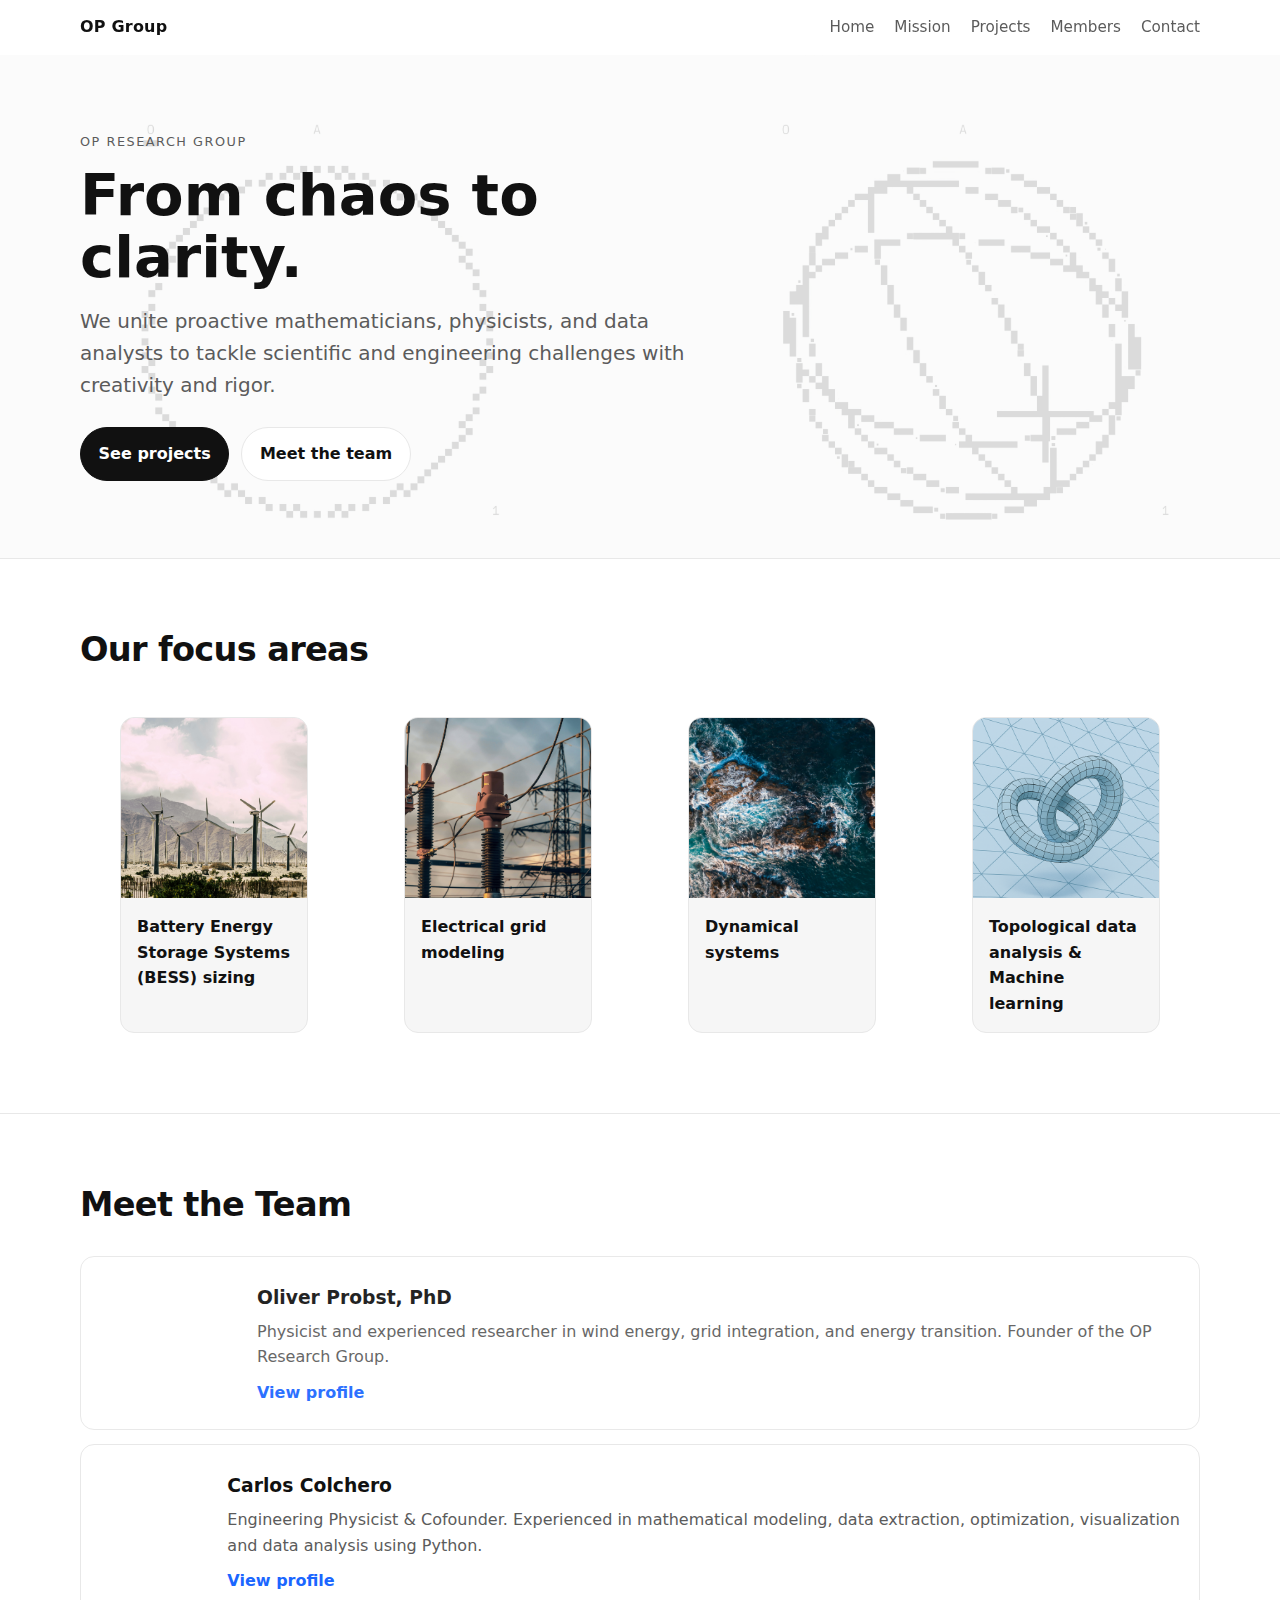
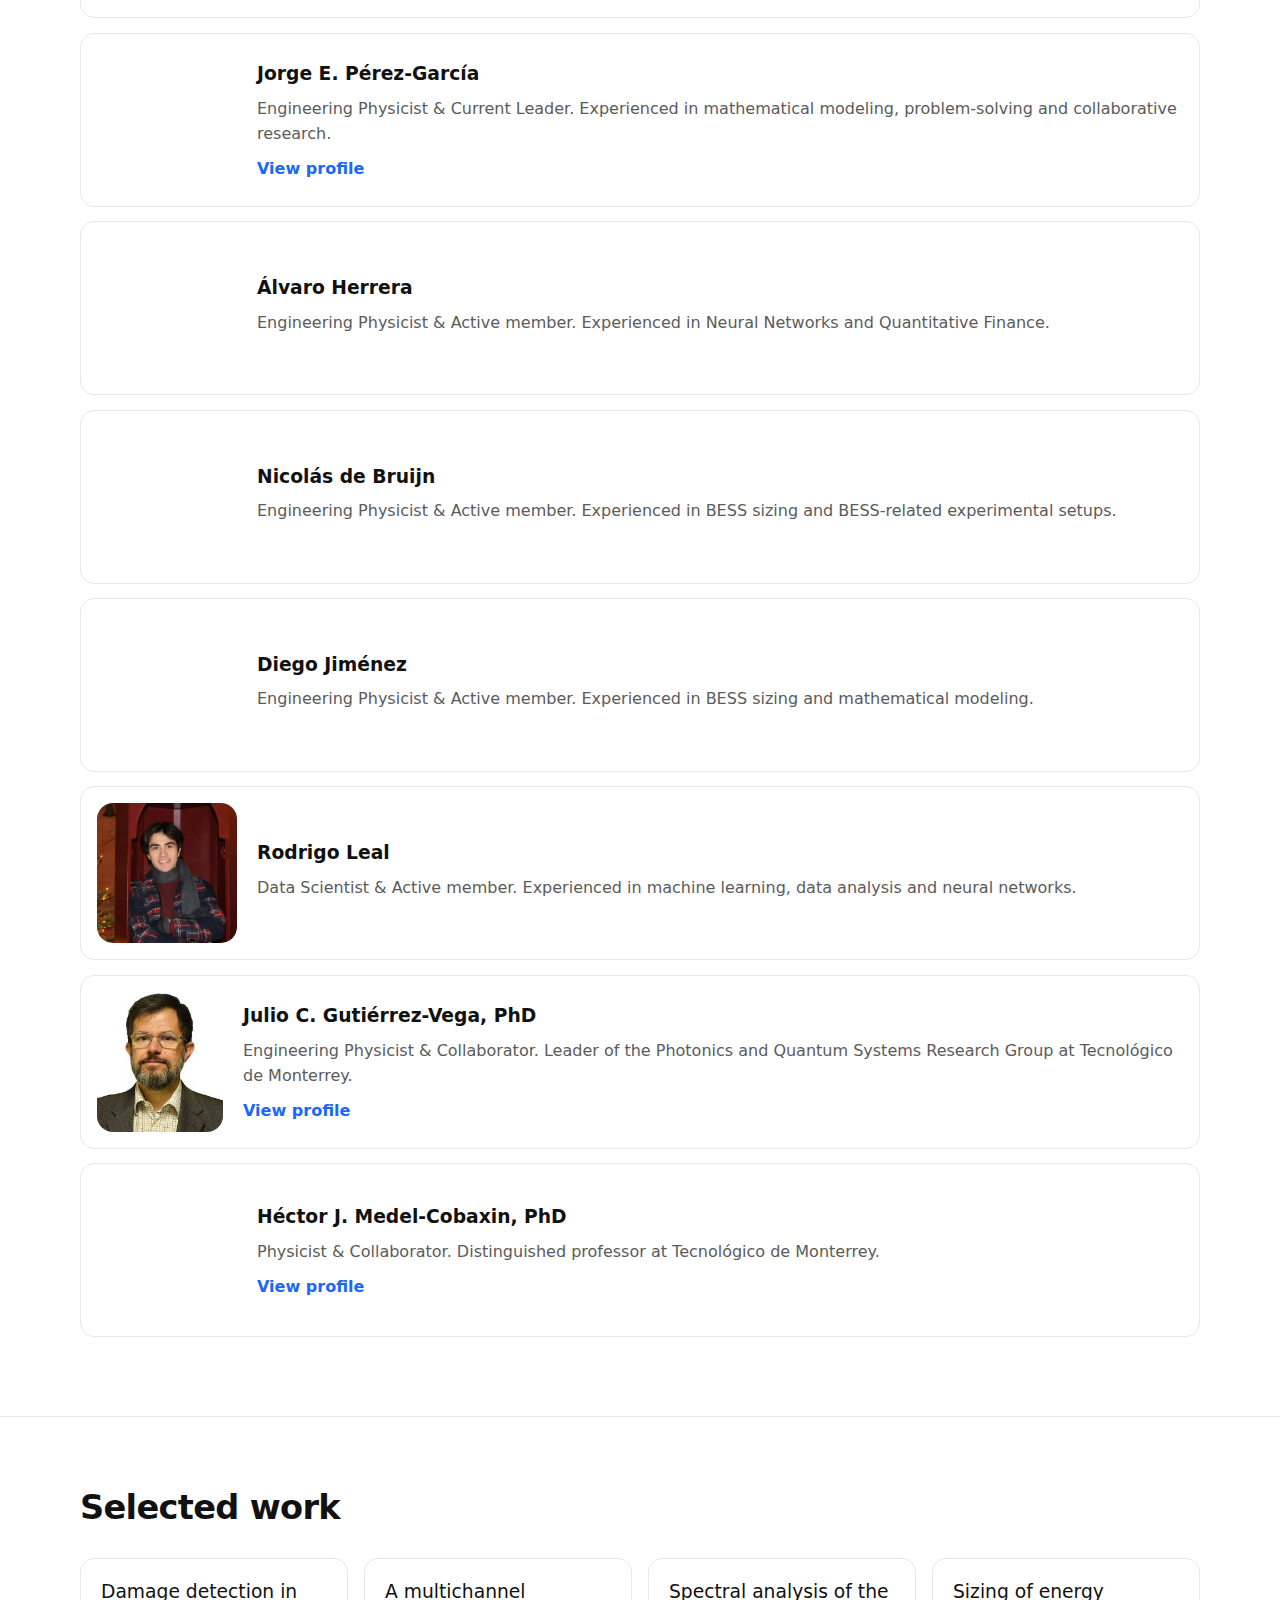
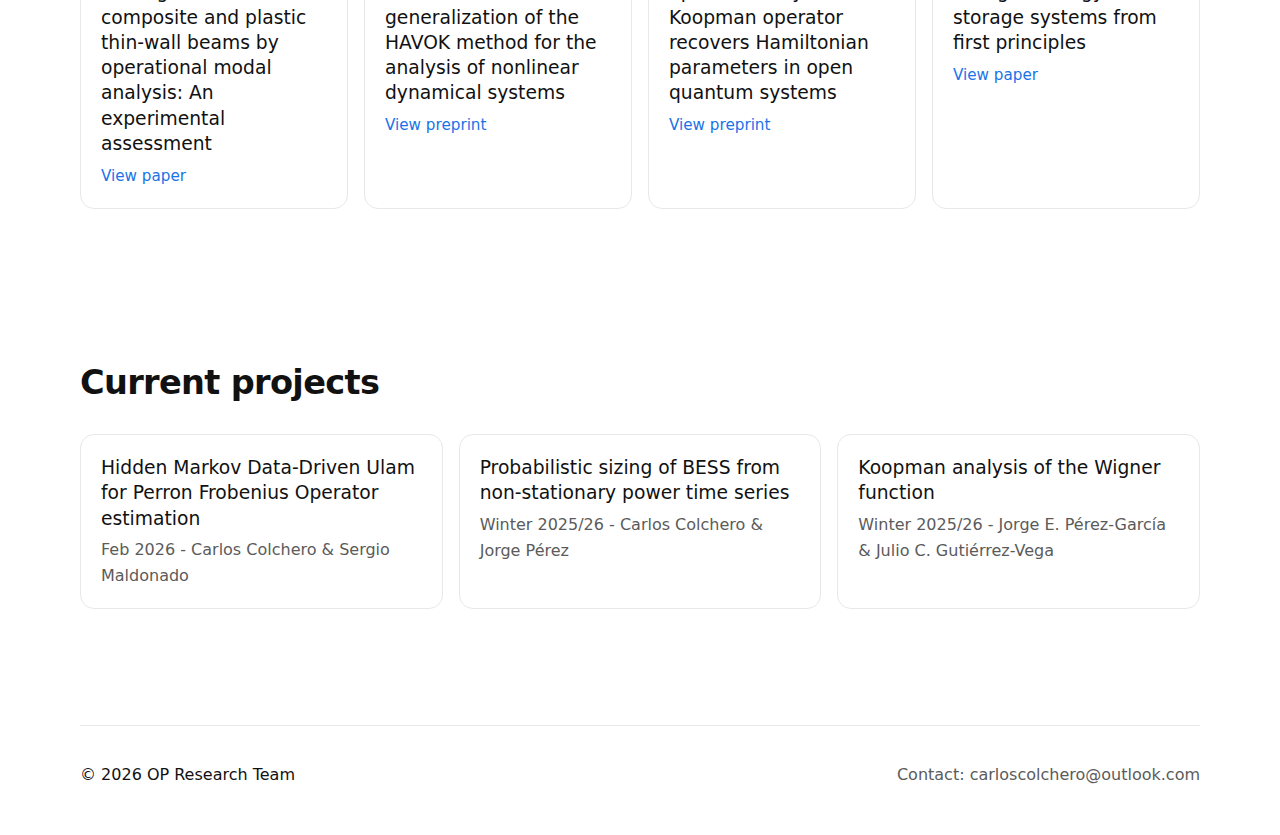
<file: index.html>
<!doctype html>
<html lang="en">
<head>
  <meta charset="UTF-8" />
  <meta name="viewport" content="width=device-width, initial-scale=1" />
  <title>OP Group</title>
  <link rel="icon" href="LOGO.png" sizes="any">
  <meta name="description" content="OP Research Group — From chaos to clarity. Research in BESS, grids, dynamical systems, and TDA/ML." />
  <link rel="stylesheet" href="css/styles2.css" />
</head>

<body>
  <a class="skip" href="#main">Skip to content</a>

  <!-- NAV -->
  <header class="site-header" data-header>
    <div class="container header-inner">
      <a class="logo" href="#">OP Group</a>

      <button class="nav-toggle" type="button"
        aria-expanded="false" aria-controls="navmenu">
        <span class="sr-only">Open menu</span>
        ☰
      </button>

      <nav id="navmenu" class="nav" aria-label="Primary">
        <a href="#">Home</a>
        <a href="#mission">Mission</a>
        <a href="#events">Projects</a>
        <a href="#members">Members</a>
        <a href="#contact">Contact</a>
      </nav>
    </div>
  </header>

  <main id="main">
    <!-- HERO -->
    <section id="mission" class="hero">
      <div class="container hero-inner">
        <div class="hero-copy">
          <p class="kicker">OP Research Group</p>
          <h1>From chaos to clarity.</h1>
          <p class="lead">
            We unite proactive mathematicians, physicists, and data analysts to tackle scientific and engineering challenges with creativity and rigor.
          </p>

          <div class="hero-actions">
            <a class="btn primary" href="#events">See projects</a>
            <a class="btn" href="#members">Meet the team</a>
          </div>
        </div>

        <!-- <aside class="hero-card" aria-label="Focus areas">
          <p class="hero-card-title">Focus</p>
          <ul class="hero-bullets">
            <li>BESS sizing & deployment</li>
            <li>Grid modeling</li>
            <li>Dynamical systems</li>
            <li>TDA & ML</li>
          </ul>
        </aside> -->
      </div>
    </section>

    <!-- FOCUS AREAS -->
    <section class="focus-areas" aria-labelledby="focus-title">
      <div class="container">
        <h2 id="focus-title">Our focus areas</h2>

        <div class="focus-grid">
          <figure class="focus-card">
            <img src="images/bess.jpg" alt="BESS sizing" loading="lazy" decoding="async" width="640" height="420">
            <figcaption>Battery Energy Storage Systems (BESS) sizing</figcaption>
          </figure>

          <figure class="focus-card">
            <img src="images/grid.jpg" alt="Electrical grid modeling" loading="lazy" decoding="async" width="640" height="420">
            <figcaption>Electrical grid modeling</figcaption>
          </figure>

          <figure class="focus-card">
            <img src="images/dynamics.jpg" alt="Dynamical system analysis" loading="lazy" decoding="async" width="640" height="420">
            <figcaption>Dynamical systems</figcaption>
          </figure>

          <figure class="focus-card">
            <img src="images/tda.jpg" alt="Topological data analysis and machine learning" loading="lazy" decoding="async" width="640" height="420">
            <figcaption>Topological data analysis &amp; Machine learning</figcaption>
          </figure>
        </div>
      </div>
    </section>

    <!-- MEMBERS -->
    <section id="members" class="members-section" aria-labelledby="team-title">
      <div class="container">
        <h2 id="team-title">Meet the Team</h2>

        <article class="member-card former-member">
          <img src="images/teacher.jpg" alt="Oliver Probst" loading="lazy" decoding="async" width="360" height="360">
          <div class="member-info">
            <h3>Oliver Probst, PhD</h3>
            <p>Physicist and experienced researcher in wind energy, grid integration, and energy transition. Founder of the OP Research Group.</p>
            <a href="https://en.wikipedia.org/wiki/Oliver_Matthias_Probst_Oleszewski">View profile</a>
          </div>
        </article>

        <article class="member-card">
          <img src="images/carlos.jpg" alt="Carlos Colchero" loading="lazy" decoding="async" width="360" height="360">
          <div class="member-info">
            <h3>Carlos Colchero</h3>
            <p>Engineering Physicist &amp; Cofounder. Experienced in mathematical modeling, data extraction, optimization, visualization and data analysis using Python.</p>
            <a href="members/carlos.html">View profile</a>
          </div>
        </article>

        <article class="member-card">
          <img src="images/jorge.png" alt="Jorge Perez" loading="lazy" decoding="async" width="360" height="360">
          <div class="member-info">
            <h3>Jorge E. Pérez-García</h3>
            <p>Engineering Physicist &amp; Current Leader. Experienced in mathematical modeling, problem-solving and collaborative research.</p>
            <a href="members/jorge.html">View profile</a>
          </div>
        </article>

        <article class="member-card">
          <img src="images/alvaro.jpg" alt="Alvaro Herrera" loading="lazy" decoding="async" width="360" height="360">
          <div class="member-info">
            <h3>Álvaro Herrera</h3>
            <p>Engineering Physicist &amp; Active member. Experienced in Neural Networks and Quantitative Finance.</p>
            <!-- <a href="members/alvaro.html">View profile →</a> -->
          </div>
        </article>

        <article class="member-card">
          <img src="images/nicolas.jpg" alt="Nicolas" loading="lazy" decoding="async" width="360" height="360">
          <div class="member-info">
            <h3>Nicolás de Bruijn</h3>
            <p>Engineering Physicist &amp; Active member. Experienced in BESS sizing and BESS-related experimental setups.</p>
            <!-- <a href="members/alvaro.html">View profile →</a> -->
          </div>
        </article>

        <article class="member-card">
          <img src="images/dago.png" alt="Diego" loading="lazy" decoding="async" width="360" height="360">
          <div class="member-info">
            <h3>Diego Jiménez</h3>
            <p>Engineering Physicist &amp; Active member. Experienced in BESS sizing and mathematical modeling.</p>
            <!-- <a href="members/alvaro.html">View profile →</a> -->
          </div>
        </article>

        <article class="member-card">
          <img src="images/rodrigo.jpeg" alt="Diego" loading="lazy" decoding="async" width="360" height="360">
          <div class="member-info">
            <h3>Rodrigo Leal</h3>
            <p>Data Scientist &amp; Active member. Experienced in machine learning, data analysis and neural networks.</p>
            <!-- <a href="members/alvaro.html">View profile →</a> -->
          </div>
        </article>
        
        <article class="member-card">
          <img src="images/julio.jpg" alt="Julio" loading="lazy" decoding="async" width="360" height="360">
          <div class="member-info">
            <h3>Julio C. Gutiérrez-Vega, PhD</h3>
            <p>Engineering Physicist &amp; Collaborator. Leader of the Photonics and Quantum Systems Research Group at Tecnológico de Monterrey.</p>
            <a href="https://sites.google.com/site/jjccggvv">View profile</a>
          </div>
        </article>

        <article class="member-card">
          <img src="images/medel3.png" alt="Medel" loading="lazy" decoding="async" width="360" height="360">
          <div class="member-info">
            <h3>Héctor J. Medel-Cobaxin, PhD</h3>
            <p>Physicist &amp; Collaborator. Distinguished professor at Tecnológico de Monterrey.</p>
            <a href="https://www.researchgate.net/profile/Hector-Medel-Cobaxin">View profile</a>
          </div>
        </article>
        
      </div>
    </section>

<section id="events" class="events" aria-labelledby="projects-title">
  <div class="container">
    <h2 id="projects-title">Selected work</h2>

    <div class="event-list">

      <article class="event-card">
        <h3>
          Damage detection in composite and plastic thin-wall beams by operational modal analysis:
          An experimental assessment
        </h3>
        <a href="https://doi.org/10.1016/j.jcomc.2024.100542" target="_blank" rel="noopener">
          View paper
        </a>
      </article>

      <article class="event-card">
        <h3>
          A multichannel generalization of the HAVOK method for the analysis of nonlinear dynamical systems
        </h3>
        <a href="https://arxiv.org/abs/2509.13424" target="_blank" rel="noopener">
          View preprint
        </a>
      </article>

      <article class="event-card">
        <h3>
          Spectral analysis of the Koopman operator recovers Hamiltonian parameters in open quantum systems
        </h3>
        <a href="https://arxiv.org/abs/2511.23470" target="_blank" rel="noopener">
          View preprint
        </a>
      </article>

      <article class="event-card">
        <h3>
          Sizing of energy storage systems from first principles
        </h3>
        <a href="https://pubs.aip.org/aip/jrse/article/17/1/014102/3332897" target="_blank" rel="noopener">
          View paper
        </a>
      </article>

    </div>
  </div>
</section>


    <!-- PROJECTS -->
    <section id="events" class="events" aria-labelledby="projects-title">
      <div class="container">
        <h2 id="projects-title">Current projects</h2>

        <div class="event-list">

          <article class="event-card">
            <h3>Hidden Markov Data-Driven Ulam for Perron Frobenius Operator estimation</h3>
            <p class="meta">Feb 2026 - Carlos Colchero & Sergio Maldonado</p>
          </article>

          <article class="event-card">
            <h3>Probabilistic sizing of BESS from non-stationary power time series</h3>
            <p class="meta">Winter 2025/26 - Carlos Colchero & Jorge Pérez</p>
            <!-- <p class="meta"><strong>Expedition, 6th Floor - Knowledge Hall</strong></p> -->
          </article>

          

          <article class="event-card">
            <h3>Koopman analysis of the Wigner function</h3>
            <p class="meta">Winter 2025/26 - Jorge E. Pérez-García & Julio C. Gutiérrez-Vega</p>
          </article>
          
        </div>
      </div>
    </section>
  </main>

  <footer id="contact" class="footer">
    <div class="container footer-inner">
      <p>© 2026 OP Research Team</p>
      <p class="muted">Contact: <a href="mailto:carloscolchero@outlook.com">carloscolchero@outlook.com</a></p>
    </div>
  </footer>

  <script src="js/main.js"></script>
</body>
</html>
</file>
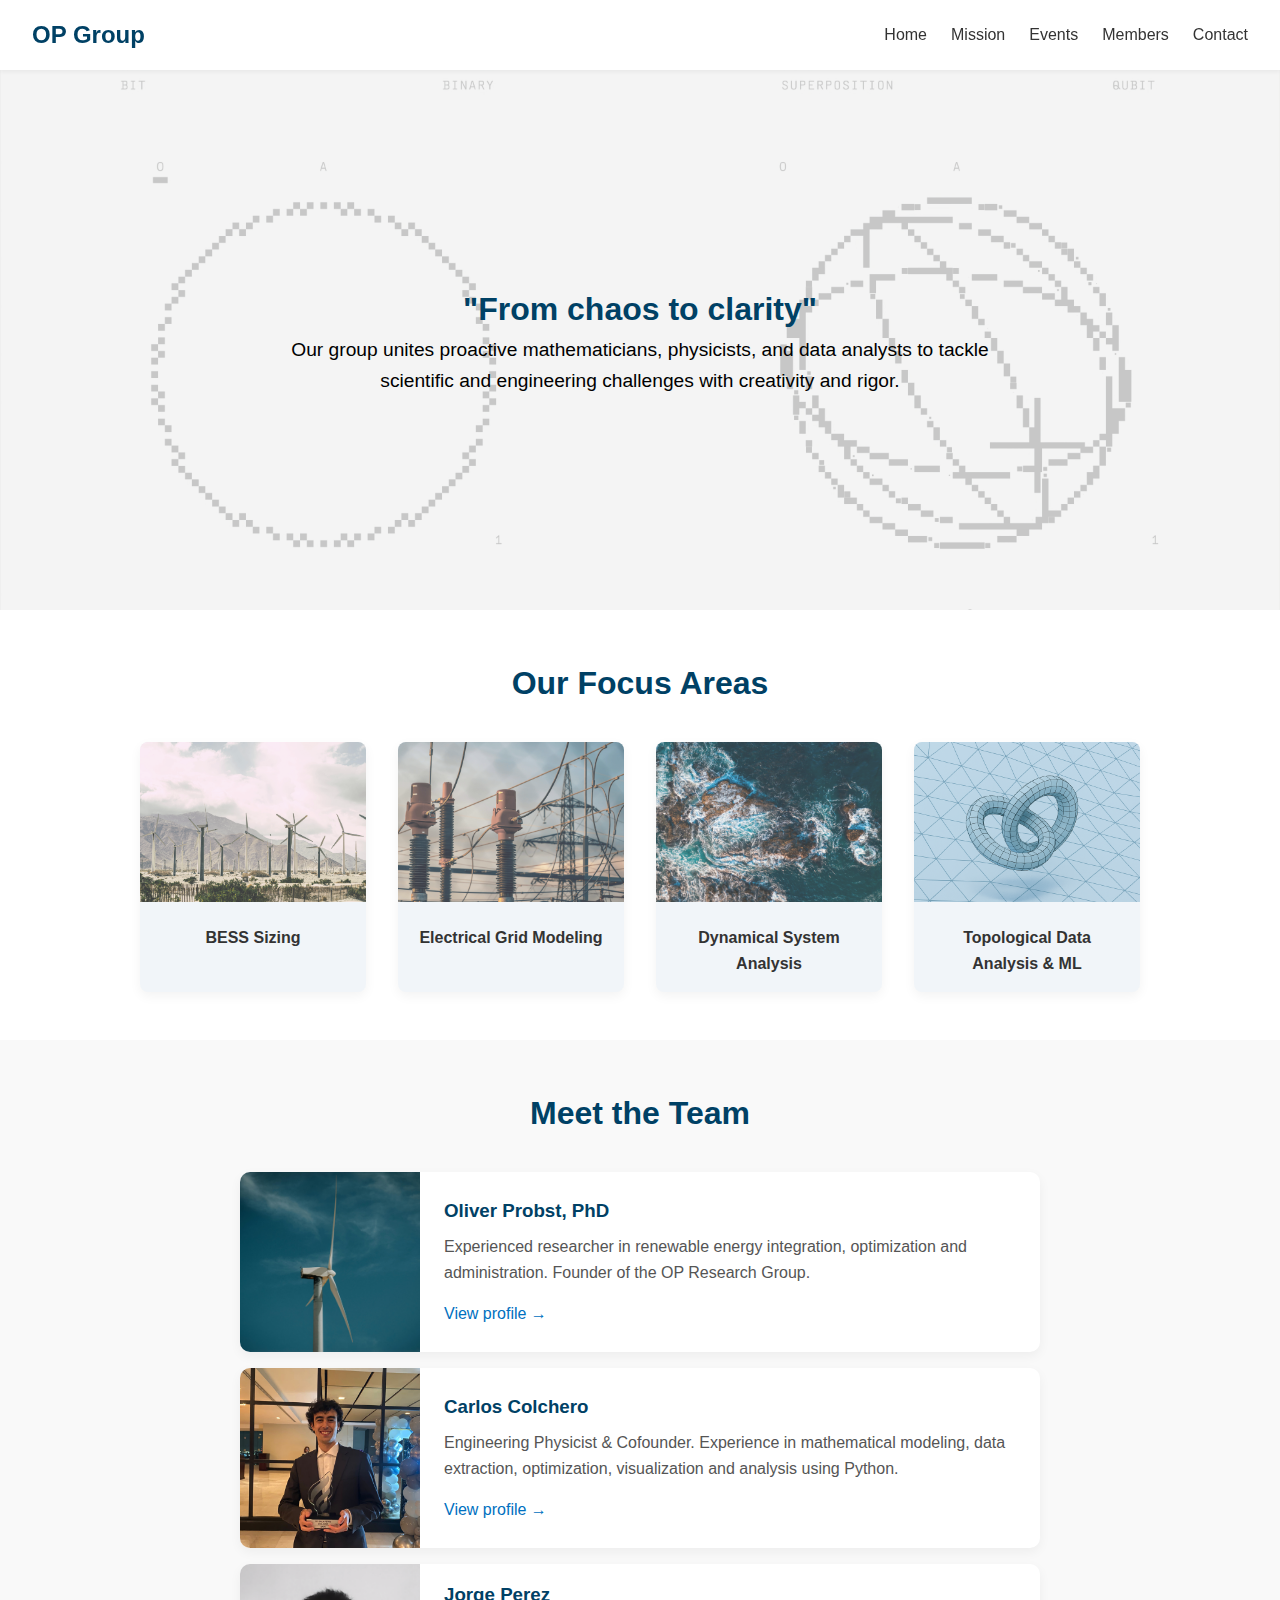
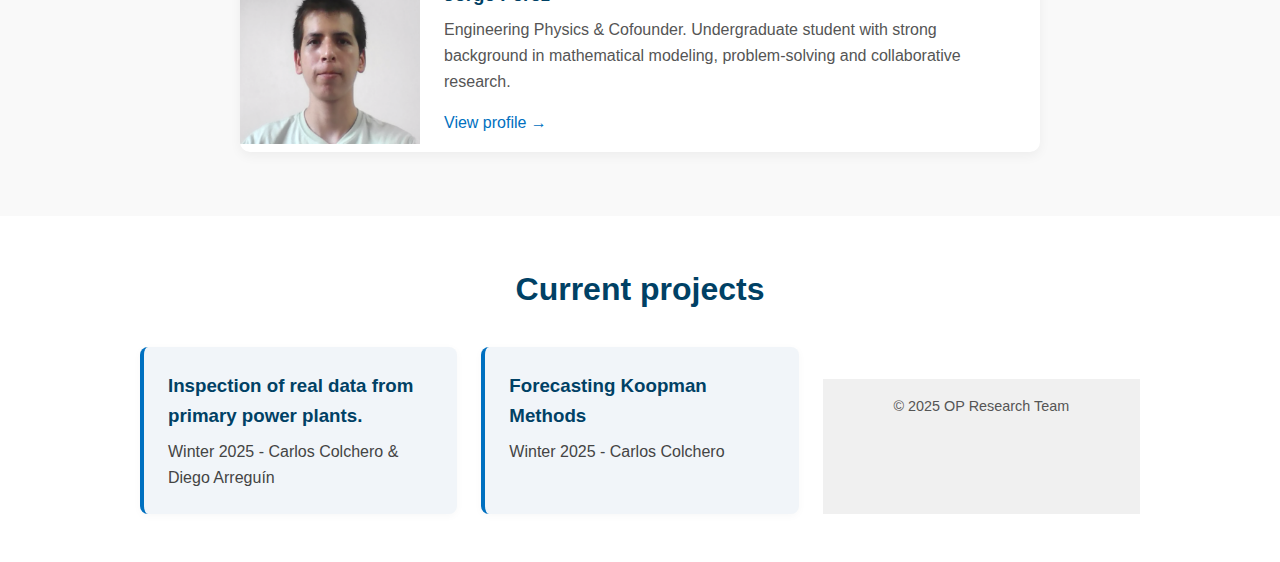
<file: prev.html>
<!DOCTYPE html>
<html lang="en">
<head>
  <meta charset="UTF-8" />
  <meta name="viewport" content="width=device-width, initial-scale=1.0" />
  <title>OP Group</title>
  <link rel="stylesheet" href="css/styles.css" />
</head>
<body>

  <!-- MENU BAR -->
  <header class="navbar">
    <div class="logo">OP Group</div>
    <nav>
      <ul>
        <li><a href="#">Home</a></li>
        <li><a href="#mission">Mission</a></li>
        <li><a href="#events">Events</a></li>
        <li><a href="#members">Members</a></li>
        <li><a href="#">Contact</a></li>
      </ul>
    </nav>
  </header>

  <!-- MISSION -->
    <section id="mission" class="hero">
    <div class="hero-text">
        <h1>"From chaos to clarity"</h1>
        <p>Our group unites proactive mathematicians, physicists, and data analysts to tackle scientific and engineering challenges with creativity and rigor.</p>
    </div>
    </section>

  <!-- FOCUS AREAS  -->
   <section class="focus-areas">
  <h2>Our Focus Areas</h2>
  <div class="focus-grid">
    <div class="focus-card">
      <img class="BESS" src="images/bess.jpg" alt="BESS Sizing">
      <p>BESS Sizing</p>
    </div>
    <div class="focus-card">
      <img class="GRID" src="images/grid.jpg" alt="Electrical Grid Modeling">
      <p>Electrical Grid Modeling</p>
    </div>
    <div class="focus-card">
      <img class="DYN" src="images/dynamics.jpg" alt="Dynamical System Analysis">
      <p>Dynamical System Analysis</p>
    </div>
    <div class="focus-card">
      <img class="TDA" src="images/tda.jpg" alt="TDA and ML">
      <p>Topological Data Analysis & ML</p>
    </div>
  </div>
</section>

<!-- MEMBERS -->
<section id="members" class="members-section">
  <h2>Meet the Team</h2>

    <div class="member-card-horizontal former-member">
    <img src="images/teacher.jpg" alt="Former Member">
    <div class="member-info">
      <h3>Oliver Probst, PhD</h3>
      <p>Experienced researcher in renewable energy integration, optimization and administration. Founder of the OP Research Group.</p>
      <a href="https://en.wikipedia.org/wiki/Oliver_Matthias_Probst_Oleszewski">View profile →</a>
    </div>
  </div>

  <div class="member-card-horizontal">
    <img src="images/carlos.jpg" alt="Carlos Colchero">
    <div class="member-info">
      <h3>Carlos Colchero</h3>
      <p>Engineering Physicist & Cofounder. Experience in mathematical modeling, data extraction, optimization, visualization and analysis using Python.</p>
      <a href="members/carlos.html">View profile →</a>
    </div>
  </div>

  <div class="member-card-horizontal">
    <img src="images/jorge.png" alt="Jorge Perez">
    <div class="member-info">
      <h3>Jorge Perez</h3>
      <p>Engineering Physics & Cofounder. Undergraduate student with strong background in mathematical modeling, problem-solving and collaborative research. </p>
      <a href="members/jorge.html">View profile →</a>
    </div>
  </div>
<!-- 
  <div class="member-card-horizontal">
    <img src="images/alvaro.jpg" alt="Álvaro Herrera">
    <div class="member-info">
      <h3>Álvaro Herrera</h3>
      <p>BESS Sizing & Deployment Models</p>
      <a href="members/alvaro.html">View profile →</a>
    </div>
  </div> -->

  <!-- <div class="member-card-horizontal">
    <img src="images/rodrigo.jpg" alt="Rodrigo Leal">
    <div class="member-info">
      <h3>Rodrigo Leal</h3>
      <p>Systems Simulation & Data Infrastructure</p>
      <a href="members/rodrigo.html">View profile →</a>
    </div>
  </div>

  <div class="member-card-horizontal">
    <img src="images/nico.jpg" alt="Nicolas de Bruijn">
    <div class="member-info">
      <h3>Nicolas de Bruijn</h3>
      <p>Topological Data Analysis & ML</p>
      <a href="members/nicolas.html">View profile →</a>
    </div>
  </div>  -->

    <!-- <div class="member-card-horizontal">
    <img src="images/diego.jpg" alt="Nicolas de Bruijn">
    <div class="member-info">
      <h3>Diego Jimenez</h3>
      <p>BESS Sizing & Deployment Models</p>
      <a href="members/diego.html">View profile →</a>
    </div>
  </div> -->

</section>


  <!-- EVENTS -->
  <section id="events" class="events">
    <h2>Current projects</h2>
    <div class="event-list">
      <div class="event-card">
        <h3>Inspection of real data from primary power plants.</h3>
        <p>Winter 2025 - Carlos Colchero & Diego Arreguín</p>
      </div>
      <div class="event-card">
        <h3>Forecasting Koopman Methods</h3>
        <p>Winter 2025 - Carlos Colchero</p>
      </div>


  <footer>
    <p>© 2025 OP Research Team</p>
  </footer>

  <script src="js/main.js"></script>
</body>
</html>
</file>
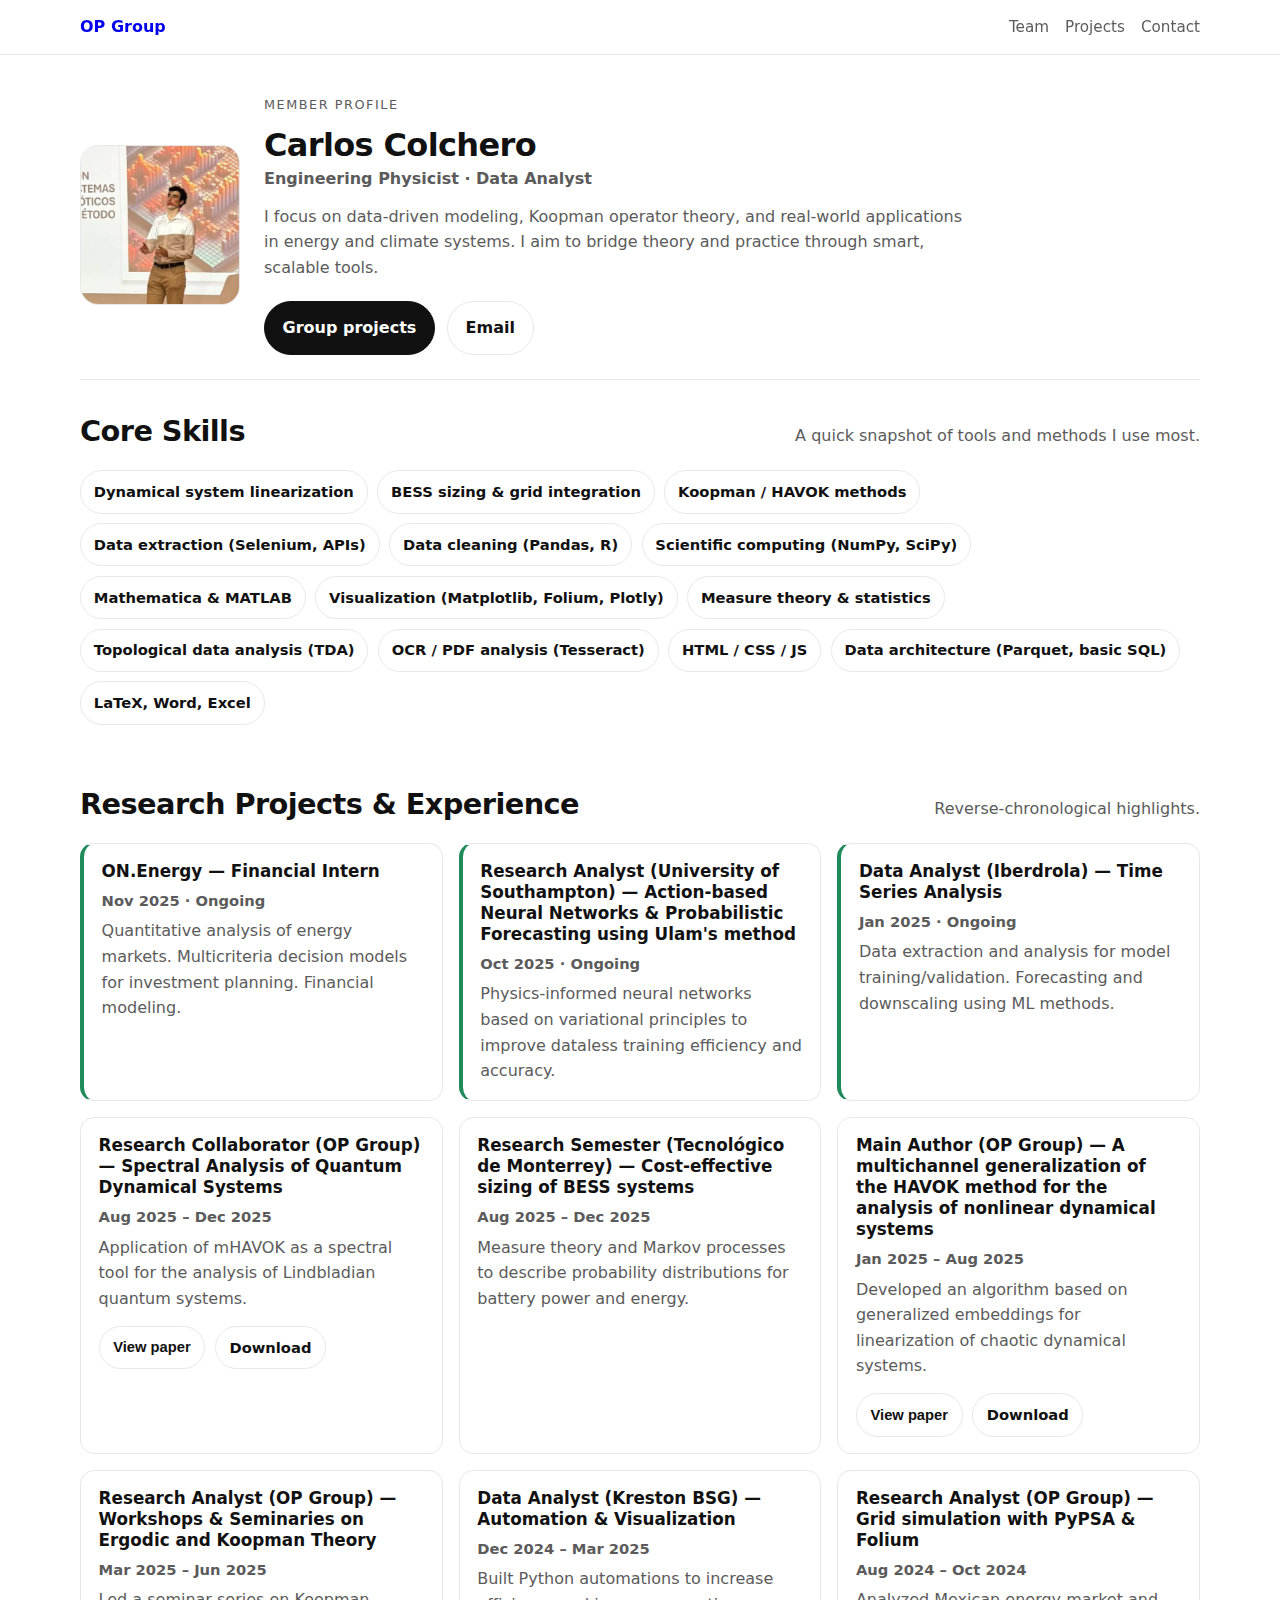
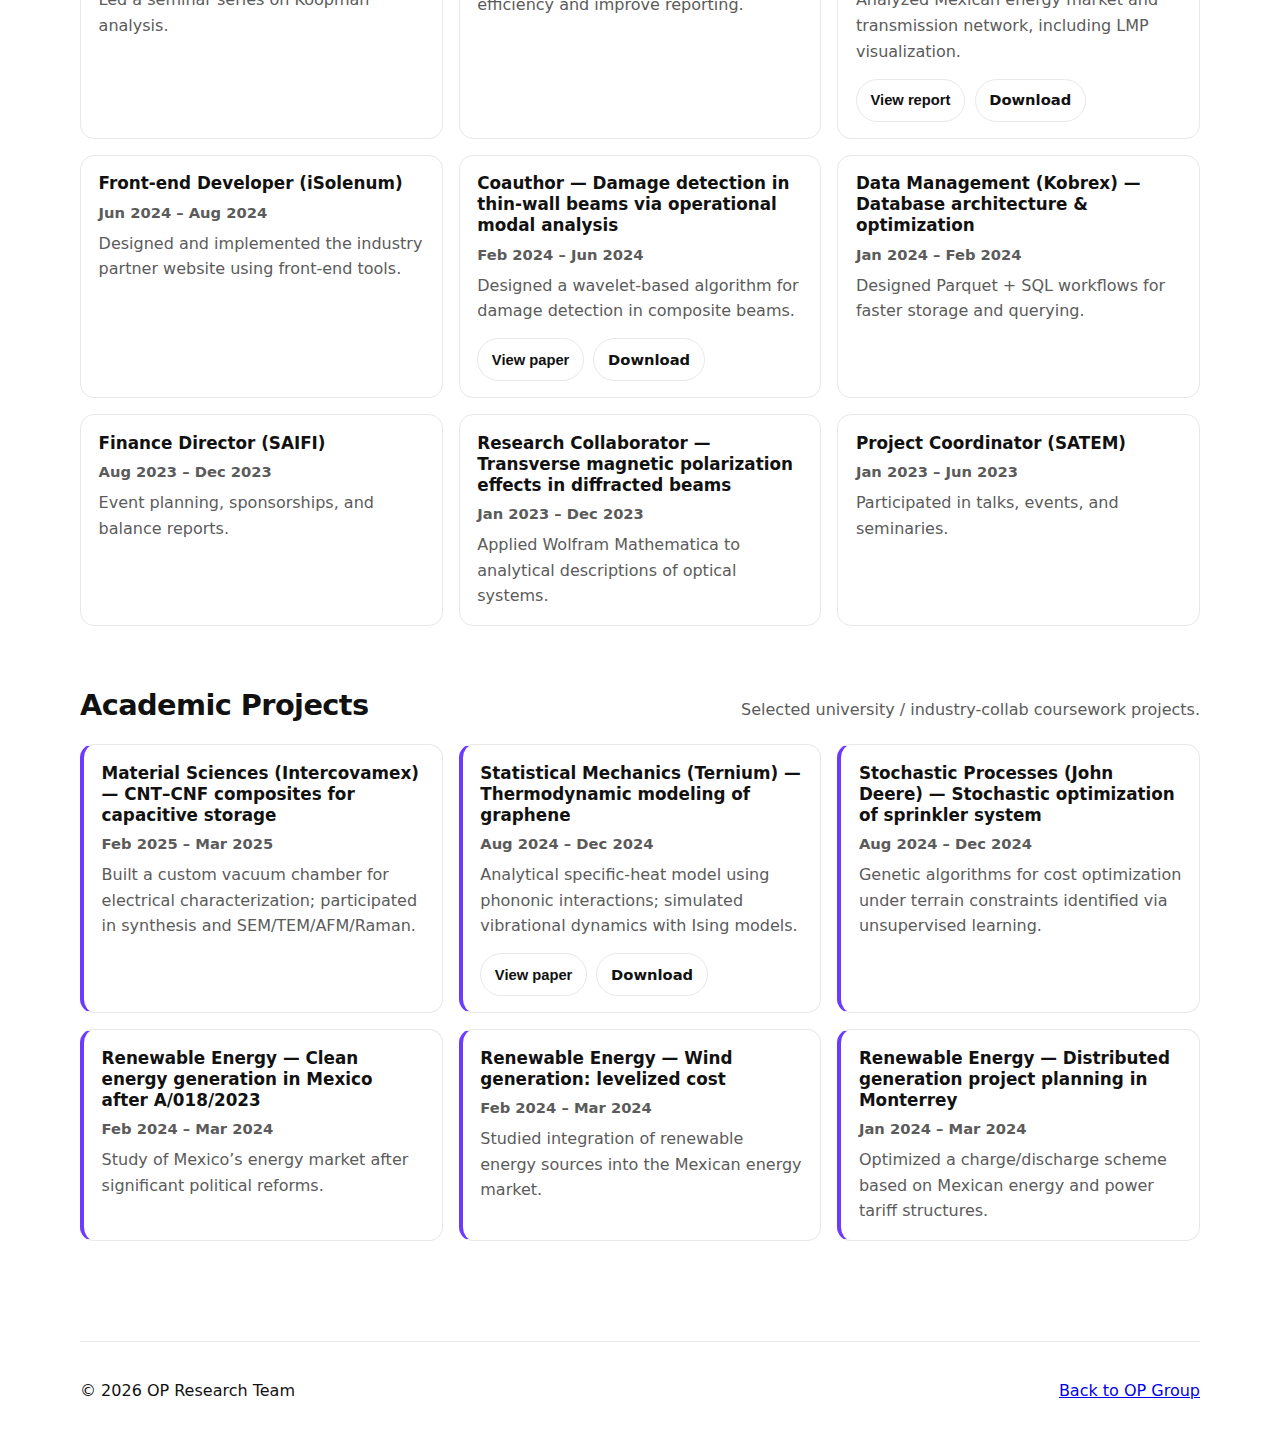
<file: members/carlos.html>
<!doctype html>
<html lang="en">
<head>
  <meta charset="UTF-8" />
  <meta name="viewport" content="width=device-width, initial-scale=1" />
  <title>Carlos Colchero – Profile</title>
  <link rel="icon" href="../LOGO.png" sizes="any">
  <meta name="description" content="Carlos Colchero — Engineering Physicist and Data Analyst. Research in data-driven modeling and dynamical systems." />
  <link rel="stylesheet" href="../css/personal.css" />
</head>

<body>
  <a class="skip" href="#main">Skip to content</a>

  <header class="site-header">
    <div class="container header-inner">
      <a class="logo" href="../index.html">OP Group</a>
      <nav class="subnav" aria-label="Profile">
        <a href="../index.html#members">Team</a>
        <a href="../index.html#events">Projects</a>
        <a href="../index.html#contact">Contact</a>
      </nav>
    </div>
  </header>

  <main id="main" class="container profile">
    <!-- Hero -->
    <section class="profile-hero">
      <img src="../images/carlos2.jpg" alt="Carlos Colchero" loading="lazy" decoding="async" width="420" height="420" />
      <div class="profile-hero-copy">
        <p class="kicker">Member Profile</p>
        <h1>Carlos Colchero</h1>
        <p class="role">Engineering Physicist · Data Analyst</p>
        <p class="lead">
          I focus on data-driven modeling, Koopman operator theory, and real-world applications in energy and climate systems.
          I aim to bridge theory and practice through smart, scalable tools.
        </p>

        <div class="hero-actions">
          <a class="btn primary" href="../index.html#events">Group projects</a>
          <a class="btn" href="mailto:carloscolchero@outlook.com">Email</a>
        </div>
      </div>
    </section>

    <!-- Skills -->
    <section class="section">
      <div class="section-head">
        <h2>Core Skills</h2>
        <p class="muted">A quick snapshot of tools and methods I use most.</p>
      </div>

      <ul class="chips" aria-label="Skills">
        <li>Dynamical system linearization</li>
        <li>BESS sizing & grid integration</li>
        <li>Koopman / HAVOK methods</li>
        <li>Data extraction (Selenium, APIs)</li>
        <li>Data cleaning (Pandas, R)</li>
        <li>Scientific computing (NumPy, SciPy)</li>
        <li>Mathematica & MATLAB</li>
        <li>Visualization (Matplotlib, Folium, Plotly)</li>
        <li>Measure theory & statistics</li>
        <li>Topological data analysis (TDA)</li>
        <li>OCR / PDF analysis (Tesseract)</li>
        <li>HTML / CSS / JS</li>
        <li>Data architecture (Parquet, basic SQL)</li>
        <li>LaTeX, Word, Excel</li>
      </ul>
    </section>

    <!-- Experience -->
    <section class="section">
      <div class="section-head">
        <h2>Research Projects & Experience</h2>
        <p class="muted">Reverse-chronological highlights.</p>
      </div>

      <div class="cards">
        <article class="card card--ongoing">
          <h3>ON.Energy — Financial Intern</h3>
          <p class="meta">Nov 2025 · Ongoing</p>
          <p>Quantitative analysis of energy markets. Multicriteria decision models for investment planning. Financial modeling.</p>
        </article>

        <article class="card card--ongoing">
          <h3>Research Analyst (University of Southampton) — Action-based Neural Networks & Probabilistic Forecasting using Ulam's method</h3>
          <p class="meta">Oct 2025 · Ongoing</p>
          <p>Physics-informed neural networks based on variational principles to improve dataless training efficiency and accuracy.</p>
        </article>

        <article class="card card--ongoing">
          <h3>Data Analyst (Iberdrola) — Time Series Analysis</h3>
          <p class="meta">Jan 2025 · Ongoing</p>
          <p>Data extraction and analysis for model training/validation. Forecasting and downscaling using ML methods.</p>
        </article>

        <article class="card">
          <h3>Research Collaborator (OP Group) — Spectral Analysis of Quantum Dynamical Systems</h3>
          <p class="meta">Aug 2025 – Dec 2025</p>
          <p>Application of mHAVOK as a spectral tool for the analysis of Lindbladian quantum systems.</p>

          <div class="card-actions">
            <button class="btn small js-open-pdf" data-title="Spectral Analysis of Quantum Dynamical Systems"
              data-pdf="../pdfs/quantum-spectral.pdf">
              View paper
            </button>
            <a class="btn small" href="../pdfs/quantum-spectral.pdf" download>Download</a>
          </div>
        </article>

        <article class="card">
          <h3>Research Semester (Tecnológico de Monterrey) — Cost-effective sizing of BESS systems</h3>
          <p class="meta">Aug 2025 – Dec 2025</p>
          <p>Measure theory and Markov processes to describe probability distributions for battery power and energy.</p>
        </article>

        <article class="card">
          <h3>Main Author (OP Group) — A multichannel generalization of the HAVOK method for the analysis of nonlinear dynamical systems</h3>
          <p class="meta">Jan 2025 – Aug 2025</p>
          <p>Developed an algorithm based on generalized embeddings for linearization of chaotic dynamical systems.</p>

          <div class="card-actions">
            <button class="btn small js-open-pdf" data-title="HAVOK Criterion Paper"
              data-pdf="../pdfs/intermittent.pdf">
              View paper
            </button>
            <a class="btn small" href="../pdfs/intermittent.pdf" download>Download</a>
          </div>
        </article>

        <!-- <article class="card">
          <h3>Research Collaborator — Pancharatnam–Berry Phase of Optical Systems</h3>
          <p class="meta">Mar 2025 – Aug 2025</p>
          <p>With Jorge Pérez and Dr. Julio Gutiérrez: described Pancharatnam–Berry phase using Wolfram Mathematica.</p>
        </article> -->

        <article class="card">
          <h3>Research Analyst (OP Group) — Workshops & Seminaries on Ergodic and Koopman Theory</h3>
          <p class="meta">Mar 2025 – Jun 2025</p>
          <p>Led a seminar series on Koopman analysis.</p>
        </article>

        <article class="card">
          <h3>Data Analyst (Kreston BSG) — Automation & Visualization</h3>
          <p class="meta">Dec 2024 – Mar 2025</p>
          <p>Built Python automations to increase efficiency and improve reporting.</p>
        </article>

        <article class="card">
          <h3>Research Analyst (OP Group) — Grid simulation with PyPSA & Folium</h3>
          <p class="meta">Aug 2024 – Oct 2024</p>
          <p>Analyzed Mexican energy market and transmission network, including LMP visualization.</p>

          <div class="card-actions">
            <button class="btn small js-open-pdf" data-title="PyPSA Grid Simulation"
              data-pdf="../pdfs/PyPSA.pdf">
              View report
            </button>
            <a class="btn small" href="../pdfs/PyPSA.pdf" download>Download</a>
          </div>
        </article>

        <article class="card">
          <h3>Front-end Developer (iSolenum)</h3>
          <p class="meta">Jun 2024 – Aug 2024</p>
          <p>Designed and implemented the industry partner website using front-end tools.</p>
        </article>

        <article class="card">
          <h3>Coauthor — Damage detection in thin-wall beams via operational modal analysis</h3>
          <p class="meta">Feb 2024 – Jun 2024</p>
          <p>Designed a wavelet-based algorithm for damage detection in composite beams.</p>

          <div class="card-actions">
            <button class="btn small js-open-pdf" data-title="Damage Detection Paper"
              data-pdf="../pdfs/damage-detection.pdf">
              View paper
            </button>
            <a class="btn small" href="../pdfs/damage-detection.pdf" download>Download</a>
          </div>
        </article>

        <article class="card">
          <h3>Data Management (Kobrex) — Database architecture & optimization</h3>
          <p class="meta">Jan 2024 – Feb 2024</p>
          <p>Designed Parquet + SQL workflows for faster storage and querying.</p>
        </article>

        <article class="card">
          <h3>Finance Director (SAIFI)</h3>
          <p class="meta">Aug 2023 – Dec 2023</p>
          <p>Event planning, sponsorships, and balance reports.</p>
        </article>

        <article class="card">
          <h3>Research Collaborator — Transverse magnetic polarization effects in diffracted beams</h3>
          <p class="meta">Jan 2023 – Dec 2023</p>
          <p>Applied Wolfram Mathematica to analytical descriptions of optical systems.</p>
        </article>

        <article class="card">
          <h3>Project Coordinator (SATEM)</h3>
          <p class="meta">Jan 2023 – Jun 2023</p>
          <p>Participated in talks, events, and seminaries.</p>
        </article>
      </div>
    </section>

    <!-- Academic -->
    <section class="section">
      <div class="section-head">
        <h2>Academic Projects</h2>
        <p class="muted">Selected university / industry-collab coursework projects.</p>
      </div>

      <div class="cards">
        <article class="card card--acad">
          <h3>Material Sciences (Intercovamex) — CNT–CNF composites for capacitive storage</h3>
          <p class="meta">Feb 2025 – Mar 2025</p>
          <p>Built a custom vacuum chamber for electrical characterization; participated in synthesis and SEM/TEM/AFM/Raman.</p>
        </article>

        <article class="card card--acad">
          <h3>Statistical Mechanics (Ternium) — Thermodynamic modeling of graphene</h3>
          <p class="meta">Aug 2024 – Dec 2024</p>
          <p>Analytical specific-heat model using phononic interactions; simulated vibrational dynamics with Ising models.</p>
          <div class="card-actions">
            <button class="btn small js-open-pdf" data-title="Spectral Analysis of Quantum Dynamical Systems"
              data-pdf="../pdfs/thermo.pdf">
              View paper
            </button>
            <a class="btn small" href="../pdfs/thermo.pdf" download>Download</a>
          </div>
        </article>


        <article class="card card--acad">
          <h3>Stochastic Processes (John Deere) — Stochastic optimization of sprinkler system</h3>
          <p class="meta">Aug 2024 – Dec 2024</p>
          <p>Genetic algorithms for cost optimization under terrain constraints identified via unsupervised learning.</p>
        </article>

        <article class="card card--acad">
          <h3>Renewable Energy — Clean energy generation in Mexico after A/018/2023</h3>
          <p class="meta">Feb 2024 – Mar 2024</p>
          <p>Study of Mexico’s energy market after significant political reforms.</p>
        </article>

        <article class="card card--acad">
          <h3>Renewable Energy — Wind generation: levelized cost</h3>
          <p class="meta">Feb 2024 – Mar 2024</p>
          <p>Studied integration of renewable energy sources into the Mexican energy market.</p>
        </article>

        <article class="card card--acad">
          <h3>Renewable Energy — Distributed generation project planning in Monterrey</h3>
          <p class="meta">Jan 2024 – Mar 2024</p>
          <p>Optimized a charge/discharge scheme based on Mexican energy and power tariff structures.</p>
        </article>
      </div>
    </section>
  </main>

  <footer class="footer">
    <div class="container footer-inner">
      <p>© 2026 OP Research Team</p>
      <p class="muted"><a href="../index.html">Back to OP Group</a></p>
    </div>
  </footer>
  <div class="modal" id="pdfModal" aria-hidden="true" role="dialog" aria-modal="true" aria-labelledby="pdfTitle">
  <div class="modal-backdrop" data-close></div>

  <div class="modal-panel" role="document">
    <div class="modal-header">
      <h2 id="pdfTitle">Document</h2>
      <button class="icon-btn" type="button" aria-label="Close" data-close>✕</button>
    </div>

    <div class="modal-body">
      <iframe id="pdfFrame" title="PDF preview" loading="lazy"></iframe>
    </div>

    <div class="modal-footer">
      <a id="pdfOpenNew" class="btn small" href="#" target="_blank" rel="noopener">Open in new tab</a>
      <a id="pdfDownload" class="btn small" href="#" download>Download</a>
    </div>
  </div>
</div>
<script src="../js/main.js"></script>
</body>


</html>
</file>
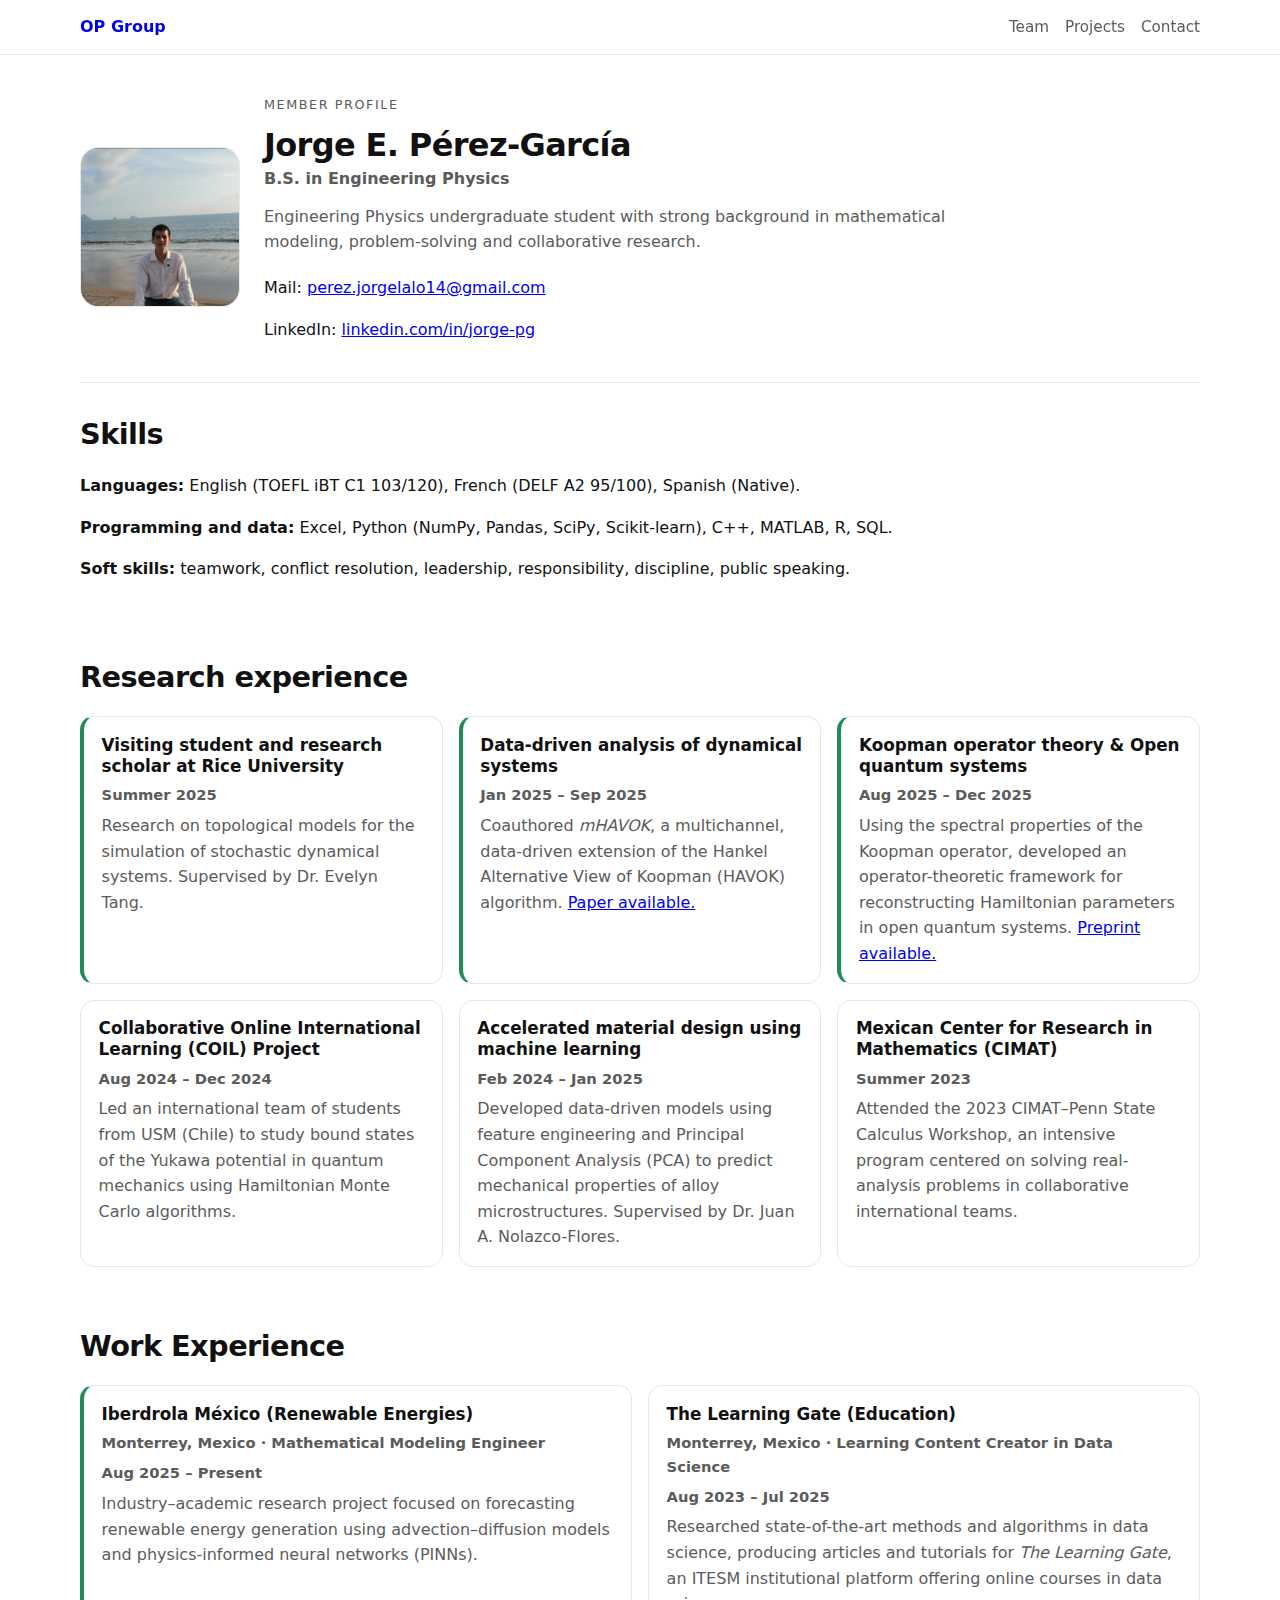
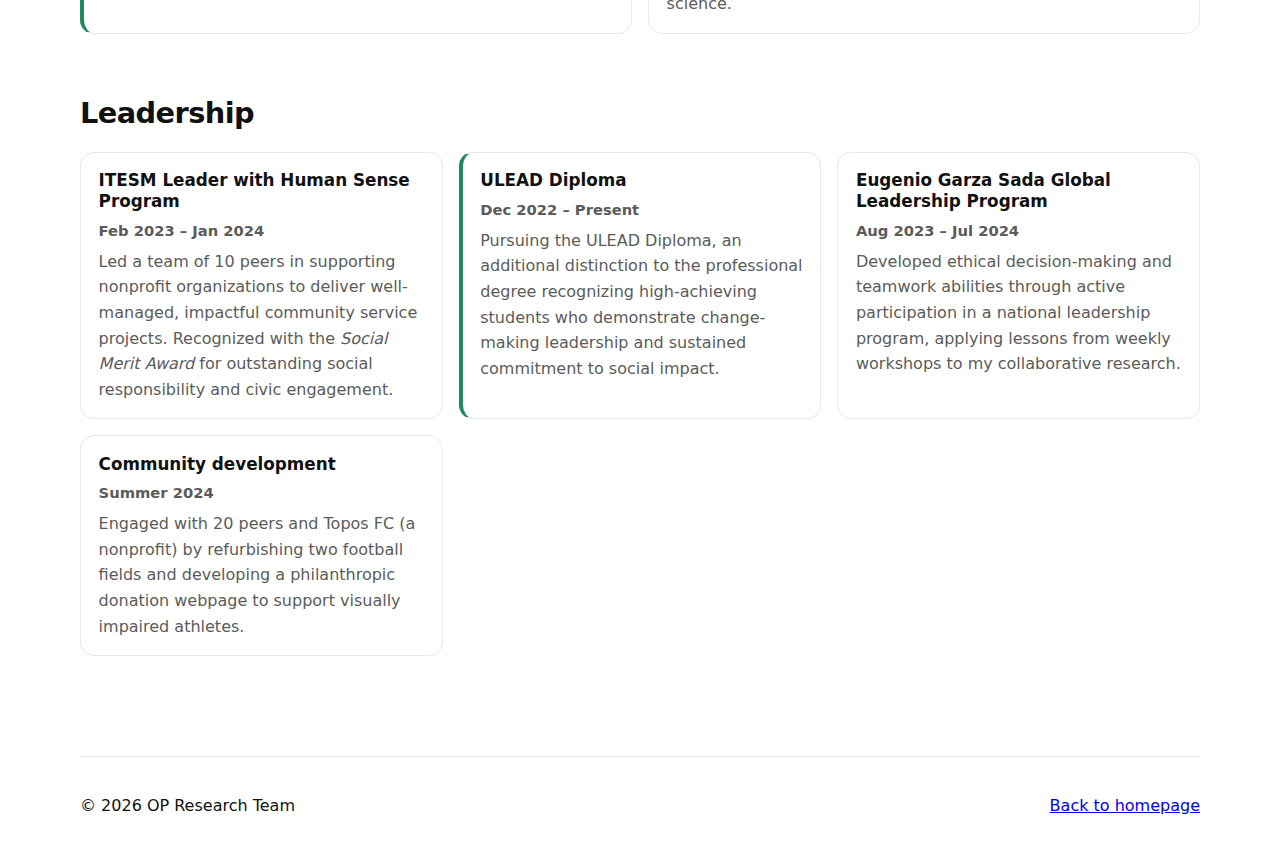
<file: members/jorge.html>
<!doctype html>
<html lang="en">
<head>
  <meta charset="UTF-8" />
  <meta name="viewport" content="width=device-width, initial-scale=1" />
  <title>Jorge E. Pérez-García – Profile</title>
  <meta name="description" content="Jorge E. Pérez-García. Engineering Physicsist. Interests: mathematical modeling, dynamical systems, and quantum physics." />
  <link rel="icon" href="../LOGO.png" sizes="any">
  <link rel="stylesheet" href="../css/personal.css" />
</head>

<body>
  <a class="skip" href="#main">Skip to content</a>

  <header class="site-header">
    <div class="container header-inner">
      <a class="logo" href="../index.html">OP Group</a>
      <nav class="subnav" aria-label="Profile">
        <a href="../index.html#members">Team</a>
        <a href="../index.html#events">Projects</a>
        <a href="../index.html#contact">Contact</a>
      </nav>
    </div>
  </header>

  <main id="main" class="container profile">
    <!-- Hero -->
    <section class="profile-hero">
      <img
        src="../images/jorge2.png"
        alt="Jorge Perez"
        loading="lazy"
        decoding="async"
        width="420"
        height="420"
      />

      <div class="profile-hero-copy">
        <p class="kicker">Member Profile</p>
        <h1>Jorge E. Pérez-García</h1>
        <p class="role">B.S. in Engineering Physics</p>
        <p class="lead">
          Engineering Physics undergraduate student with strong background in mathematical modeling, problem-solving and collaborative research.
        </p>

        <p>
          Mail:
          <a href="mailto:perez.jorgelalo14@gmail.com">
            perez.jorgelalo14@gmail.com
          </a>
        </p>
        
        <p>
          LinkedIn:
          <a href="https://www.linkedin.com/in/jorge-pg/" target="_blank" rel="noopener">
            linkedin.com/in/jorge-pg
          </a>
        </p>

        
      </div>
    </section>

    <!-- Skills -->
 <!-- Skills -->
<section class="section">
  <div class="section-head">
    <h2>Skills</h2>
  </div>

  <p>
    <strong>Languages:</strong>
    English (TOEFL iBT C1 103/120),
    French (DELF A2 95/100),
    Spanish (Native).
  </p>

  <p>
    <strong>Programming and data:</strong>
    Excel,
    Python (NumPy, Pandas, SciPy, Scikit-learn),
    C++,
    MATLAB,
    R,
    SQL.
  </p>

  <p>
    <strong>Soft skills:</strong>
    teamwork,
    conflict resolution,
    leadership,
    responsibility,
    discipline,
    public speaking.
  </p>
</section>


    <!-- Projects -->
    <section class="section">
      <div class="section-head">
        <h2>Research experience</h2>
      </div>

      <div class="cards">

        <article class="card card--ongoing">
          <h3>Visiting student and research scholar at Rice University</h3>
          <p class="meta">Summer 2025</p>
          <p>
            Research on topological models for the simulation of stochastic dynamical systems. Supervised by Dr. Evelyn Tang.
          </p>
        </article>
        
       <article class="card card--ongoing">
          <h3>Data-driven analysis of dynamical systems</h3>
          <p class="meta">Jan 2025 – Sep 2025</p>
          <p>
            Coauthored <em>mHAVOK</em>, a multichannel, data-driven extension of the Hankel Alternative View
            of Koopman (HAVOK) algorithm.      <a href="https://doi.org/10.1063/5.0303718" target="_blank" rel="noopener">
          Paper available.
        </a>
          </p>
        </article>

        <article class="card card--ongoing">
          <h3>Koopman operator theory &amp; Open quantum systems</h3>
          <p class="meta">Aug 2025 – Dec 2025</p>
          <p>
            Using the spectral properties of the Koopman operator, developed an operator-theoretic framework
            for reconstructing Hamiltonian parameters in open quantum systems. <a href="https://arxiv.org/abs/2511.23470" target="_blank" rel="noopener">
          Preprint available.
        </a>
          </p>
        </article>
        
        <article class="card">
          <h3>Collaborative Online International Learning (COIL) Project</h3>
          <p class="meta">Aug 2024 – Dec 2024</p>
          <p>
            Led an international team of students from USM (Chile) to study bound states of the Yukawa potential in quantum mechanics using Hamiltonian Monte Carlo algorithms.
          </p>
        </article>

      <article class="card">
        <h3>Accelerated material design using machine learning</h3>
        <p class="meta">Feb 2024 – Jan 2025</p>
        <p>
          Developed data-driven models using feature engineering and Principal Component
          Analysis (PCA) to predict mechanical properties of alloy microstructures.
          Supervised by Dr. Juan A. Nolazco-Flores.
        </p>
      </article>

      <article class="card">
        <h3>Mexican Center for Research in Mathematics (CIMAT)</h3>
        <p class="meta">Summer 2023</p>
        <p>
          Attended the 2023 CIMAT–Penn State Calculus Workshop, an intensive program centered on
          solving real-analysis problems in collaborative international teams.
        </p>
      </article>

      </div>
  
    </section>

    <!-- Work Experience -->
<section class="section">
  <div class="section-head">
    <h2>Work Experience</h2>
  </div>

  <div class="cards">

    <article class="card card--ongoing">
      <h3>Iberdrola México (Renewable Energies)</h3>
      <p class="meta">Monterrey, Mexico · Mathematical Modeling Engineer </p>
      <p class="meta">Aug 2025 – Present</p>
      <p>
        Industry–academic research project focused on forecasting renewable energy generation using
        advection–diffusion models and physics-informed neural networks (PINNs).
      </p>
    </article>

    <article class="card">
      <h3>The Learning Gate (Education)</h3>
      <p class="meta">Monterrey, Mexico · Learning Content Creator in Data Science </p>
      <p class="meta">Aug 2023 – Jul 2025</p>
      <p>
        Researched state-of-the-art methods and algorithms in data science, producing articles and
        tutorials for <em>The Learning Gate</em>, an ITESM institutional platform offering online
        courses in data science.
      </p>
    </article>

  </div>
</section>

    <!-- Leadership -->
<section class="section">
  <div class="section-head">
    <h2>Leadership</h2>
  </div>

  <div class="cards">

    <article class="card">
      <h3>ITESM Leader with Human Sense Program</h3>
      <p class="meta">Feb 2023 – Jan 2024</p>
      <p>
        Led a team of 10 peers in supporting nonprofit organizations to deliver well-managed,
        impactful community service projects. Recognized with the <em>Social Merit Award</em> for outstanding social responsibility and
        civic engagement.
      </p>
    </article>

    <!-- Leadership (continued) -->

<article class="card card--ongoing">
  <h3>ULEAD Diploma</h3>
  <p class="meta">Dec 2022 – Present</p>
  <p>
    Pursuing the ULEAD Diploma, an additional distinction to the professional degree recognizing
    high-achieving students who demonstrate change-making leadership and sustained commitment
    to social impact.
  </p>
</article>

<article class="card">
  <h3>Eugenio Garza Sada Global Leadership Program</h3>
  <p class="meta">Aug 2023 – Jul 2024</p>
  <p>
    Developed ethical decision-making and teamwork abilities through active participation in a
    national leadership program, applying lessons from weekly workshops to my collaborative research.
  </p>
</article>

<article class="card">
  <h3>Community development</h3>
  <p class="meta">Summer 2024</p>
  <p>
    Engaged with 20 peers and Topos FC (a nonprofit) by refurbishing two football fields and
    developing a philanthropic donation webpage to support visually impaired athletes.
  </p>
</article>


  </div>
</section>

    
  </main>

  <footer class="footer">
    <div class="container footer-inner">
      <p>© 2026 OP Research Team</p>
      <p class="muted"><a href="../index.html">Back to homepage</a></p>
    </div>
  </footer>
</body>
</html>
</file>
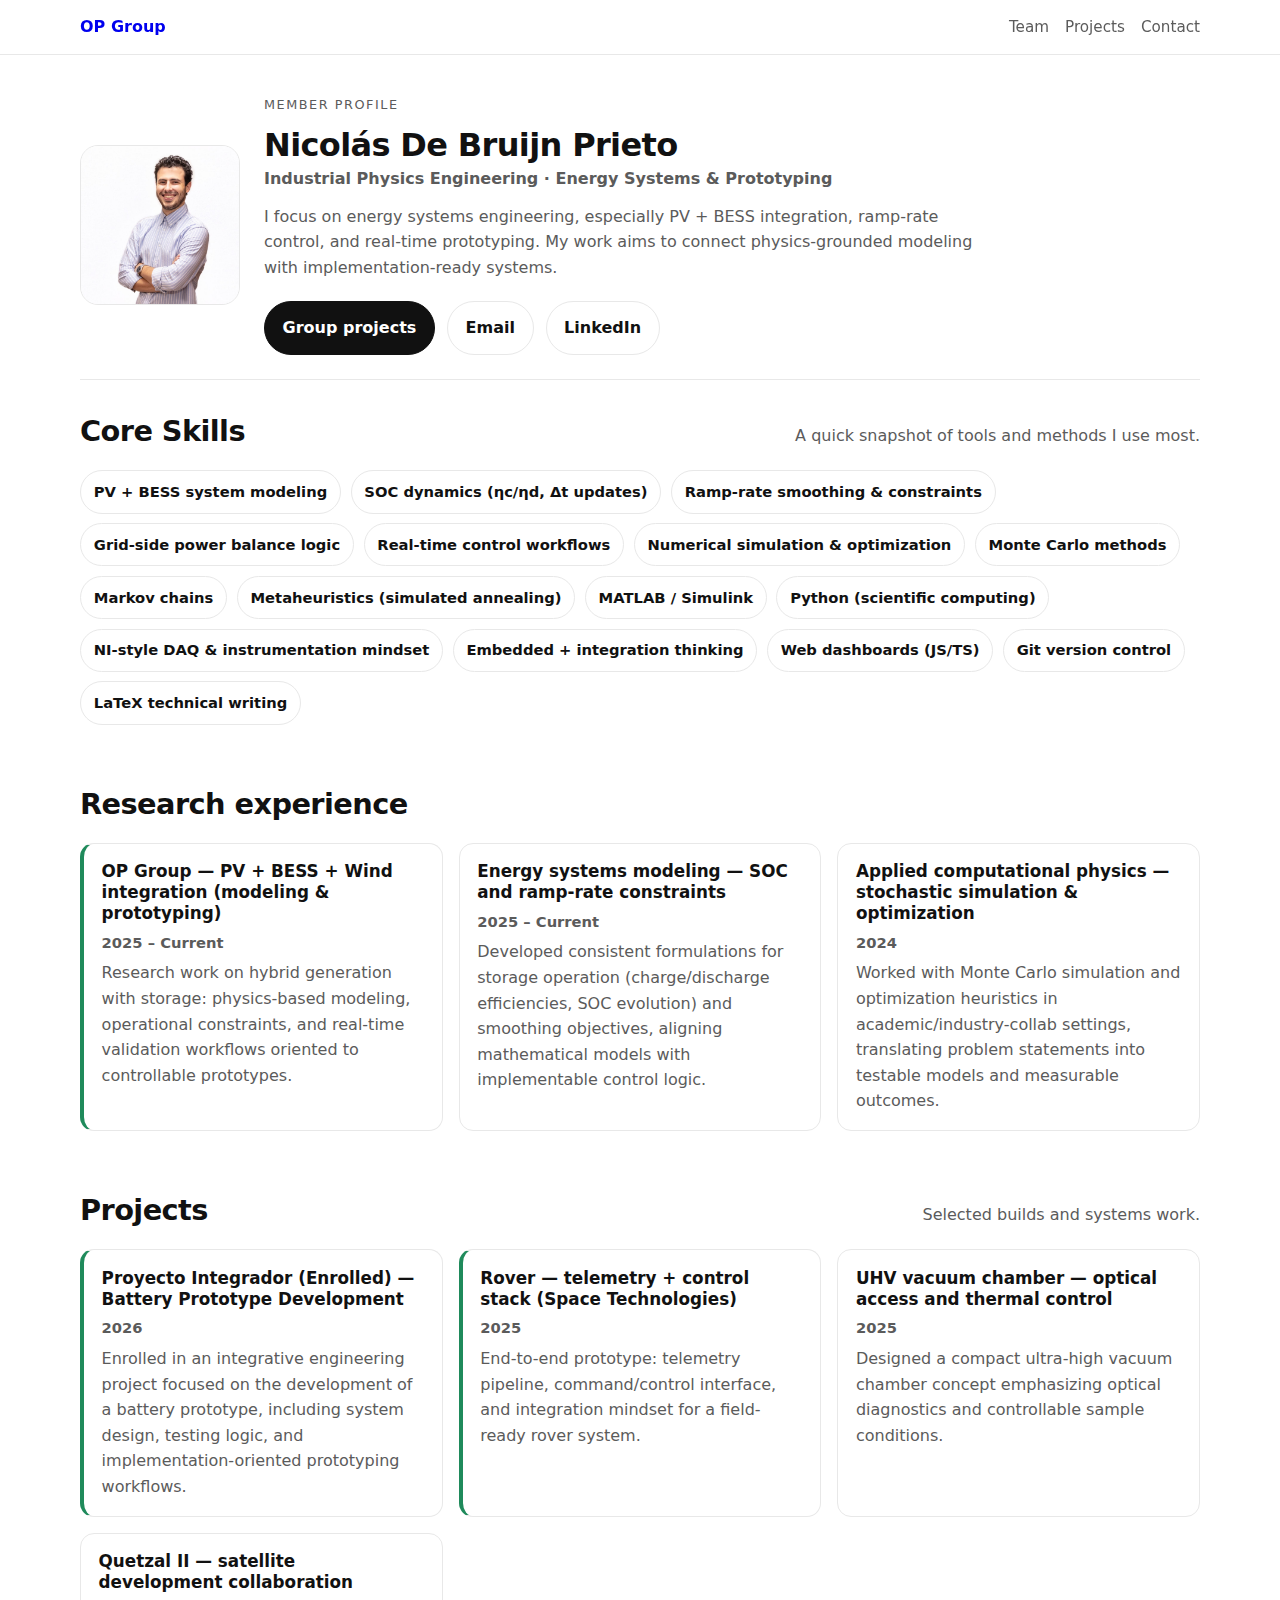
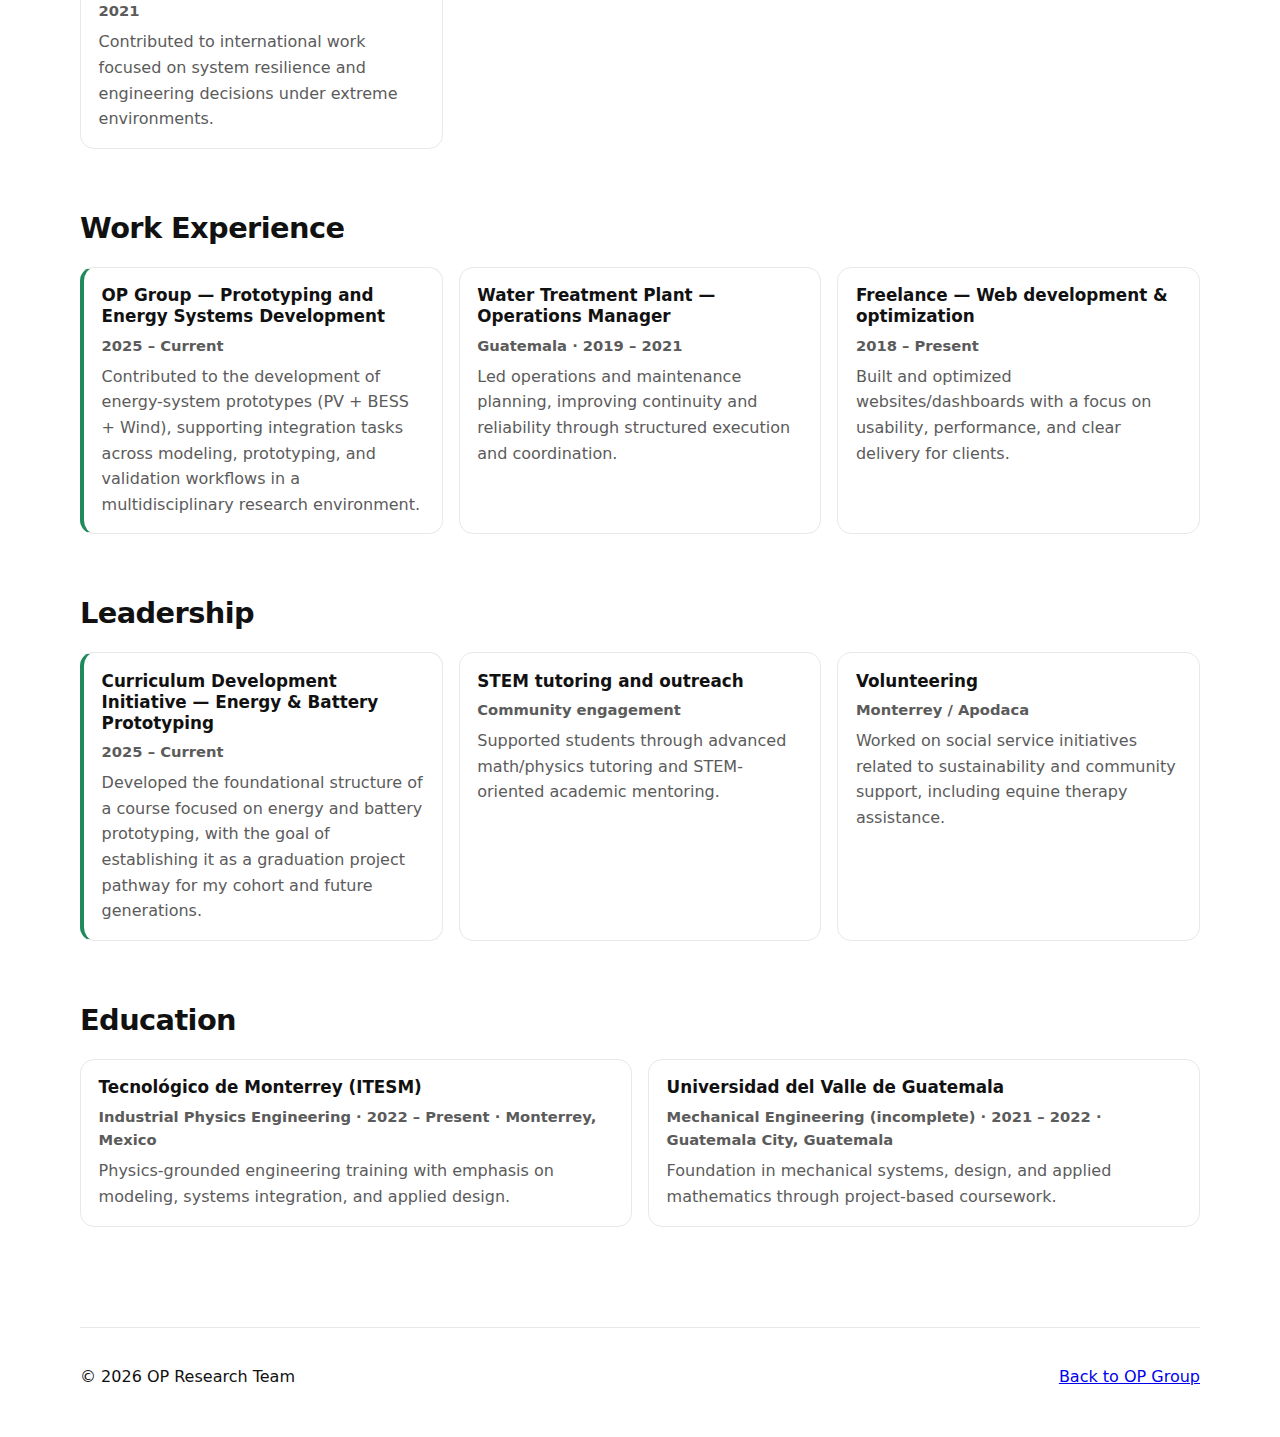
<file: members/nico.html>
<!doctype html>
<html lang="en">
<head>
  <meta charset="UTF-8" />
  <meta name="viewport" content="width=device-width, initial-scale=1" />
  <title>Nicolás De Bruijn Prieto – Profile</title>
  <link rel="icon" href="../LOGO.png" sizes="any">
  <meta name="description" content="Nicolás De Bruijn Prieto — Industrial Physics Engineering student. Energy systems (PV + BESS), real-time control, and applied computational modeling." />
  <link rel="stylesheet" href="../css/personal.css" />
</head>

<body>
  <a class="skip" href="#main">Skip to content</a>

  <header class="site-header">
    <div class="container header-inner">
      <a class="logo" href="../index.html">OP Group</a>
      <nav class="subnav" aria-label="Profile">
        <a href="../index.html#members">Team</a>
        <a href="../index.html#events">Projects</a>
        <a href="../index.html#contact">Contact</a>
      </nav>
    </div>
  </header>

  <main id="main" class="container profile">
    <!-- Hero -->
    <section class="profile-hero">
      <img
        src="../images/nico.jpeg"
        alt="Nicolás De Bruijn Prieto"
        loading="lazy"
        decoding="async"
        width="420"
        height="420"
      />

      <div class="profile-hero-copy">
        <p class="kicker">Member Profile</p>
        <h1>Nicolás De Bruijn Prieto</h1>
        <p class="role">Industrial Physics Engineering · Energy Systems & Prototyping</p>

        <p class="lead">
          I focus on energy systems engineering, especially PV + BESS integration, ramp-rate control, and real-time prototyping.
          My work aims to connect physics-grounded modeling with implementation-ready systems.
        </p>

        <div class="hero-actions">
          <a class="btn primary" href="../index.html#events">Group projects</a>
          <a class="btn" href="mailto:dbp.nico@gmail.com">Email</a>
          <a class="btn" href="https://www.linkedin.com/in/nicolas-de-bruijn/" target="_blank" rel="noopener">LinkedIn</a>
        </div>
      </div>
    </section>

    <section class="section">
      <div class="section-head">
        <h2>Core Skills</h2>
        <p class="muted">A quick snapshot of tools and methods I use most.</p>
      </div>

      <ul class="chips" aria-label="Skills">
        <li>PV + BESS system modeling</li>
        <li>SOC dynamics (ηc/ηd, Δt updates)</li>
        <li>Ramp-rate smoothing & constraints</li>
        <li>Grid-side power balance logic</li>
        <li>Real-time control workflows</li>
        <li>Numerical simulation & optimization</li>
        <li>Monte Carlo methods</li>
        <li>Markov chains</li>
        <li>Metaheuristics (simulated annealing)</li>
        <li>MATLAB / Simulink</li>
        <li>Python (scientific computing)</li>
        <li>NI-style DAQ & instrumentation mindset</li>
        <li>Embedded + integration thinking</li>
        <li>Web dashboards (JS/TS)</li>
        <li>Git version control</li>
        <li>LaTeX technical writing</li>
      </ul>
    </section>

    <!-- Research experience -->
    <section class="section">
      <div class="section-head">
        <h2>Research experience</h2>
      </div>

      <div class="cards">
        <article class="card card--ongoing">
          <h3>OP Group — PV + BESS + Wind integration (modeling & prototyping)</h3>
          <p class="meta">2025 – Current</p>
          <p>
            Research work on hybrid generation with storage: physics-based modeling, operational constraints,
            and real-time validation workflows oriented to controllable prototypes.
          </p>
        </article>

        <article class="card">
          <h3>Energy systems modeling — SOC and ramp-rate constraints</h3>
          <p class="meta">2025 – Current</p>
          <p>
            Developed consistent formulations for storage operation (charge/discharge efficiencies, SOC evolution)
            and smoothing objectives, aligning mathematical models with implementable control logic.
          </p>
        </article>

        <article class="card">
          <h3>Applied computational physics — stochastic simulation & optimization</h3>
          <p class="meta">2024</p>
          <p>
            Worked with Monte Carlo simulation and optimization heuristics in academic/industry-collab settings,
            translating problem statements into testable models and measurable outcomes.
          </p>
        </article>
      </div>
    </section>

    <!-- Projects -->
    <section class="section">
      <div class="section-head">
        <h2>Projects</h2>
        <p class="muted">Selected builds and systems work.</p>
      </div>

      <div class="cards">
        <article class="card card--ongoing">
          <h3>Proyecto Integrador (Enrolled) — Battery Prototype Development</h3>
          <p class="meta">2026</p>
          <p>
            Enrolled in an integrative engineering project focused on the development of a battery prototype,
            including system design, testing logic, and implementation-oriented prototyping workflows.
          </p>
        </article>

        <article class="card card--ongoing">
          <h3>Rover — telemetry + control stack (Space Technologies)</h3>
          <p class="meta">2025</p>
          <p>
            End-to-end prototype: telemetry pipeline, command/control interface, and integration mindset for
            a field-ready rover system.
          </p>
        </article>

        <article class="card">
          <h3>UHV vacuum chamber — optical access and thermal control</h3>
          <p class="meta">2025</p>
          <p>
            Designed a compact ultra-high vacuum chamber concept emphasizing optical diagnostics and controllable sample conditions.
          </p>
        </article>

        <article class="card">
          <h3>Quetzal II — satellite development collaboration</h3>
          <p class="meta">2021</p>
          <p>
            Contributed to international work focused on system resilience and engineering decisions under extreme environments.
          </p>
        </article>
      </div>
    </section>

    <!-- Work Experience -->
    <section class="section">
      <div class="section-head">
        <h2>Work Experience</h2>
      </div>

      <div class="cards">
        <article class="card card--ongoing">
          <h3>OP Group — Prototyping and Energy Systems Development</h3>
          <p class="meta">2025 – Current</p>
          <p>
            Contributed to the development of energy-system prototypes (PV + BESS + Wind), supporting integration tasks
            across modeling, prototyping, and validation workflows in a multidisciplinary research environment.
          </p>
        </article>

        <article class="card">
          <h3>Water Treatment Plant — Operations Manager</h3>
          <p class="meta">Guatemala · 2019 – 2021</p>
          <p>
            Led operations and maintenance planning, improving continuity and reliability through structured execution and coordination.
          </p>
        </article>

        <article class="card">
          <h3>Freelance — Web development & optimization</h3>
          <p class="meta">2018 – Present</p>
          <p>
            Built and optimized websites/dashboards with a focus on usability, performance, and clear delivery for clients.
          </p>
        </article>
      </div>
    </section>

    <!-- Leadership -->
    <section class="section">
      <div class="section-head">
        <h2>Leadership</h2>
      </div>

      <div class="cards">
        <article class="card card--ongoing">
          <h3>Curriculum Development Initiative — Energy & Battery Prototyping</h3>
          <p class="meta">2025 – Current</p>
          <p>
            Developed the foundational structure of a course focused on energy and battery prototyping, with the goal of
            establishing it as a graduation project pathway for my cohort and future generations.
          </p>
        </article>

        <article class="card">
          <h3>STEM tutoring and outreach</h3>
          <p class="meta">Community engagement</p>
          <p>
            Supported students through advanced math/physics tutoring and STEM-oriented academic mentoring.
          </p>
        </article>

        <article class="card">
          <h3>Volunteering</h3>
          <p class="meta">Monterrey / Apodaca</p>
          <p>
            Worked on social service initiatives related to sustainability and community support, including equine therapy assistance.
          </p>
        </article>
      </div>
    </section>

    <!-- Education -->
    <section class="section">
      <div class="section-head">
        <h2>Education</h2>
      </div>

      <div class="cards">
        <article class="card">
          <h3>Tecnológico de Monterrey (ITESM)</h3>
          <p class="meta">Industrial Physics Engineering · 2022 – Present · Monterrey, Mexico</p>
          <p>
            Physics-grounded engineering training with emphasis on modeling, systems integration, and applied design.
          </p>
        </article>

        <article class="card">
          <h3>Universidad del Valle de Guatemala</h3>
          <p class="meta">Mechanical Engineering (incomplete) · 2021 – 2022 · Guatemala City, Guatemala</p>
          <p>
            Foundation in mechanical systems, design, and applied mathematics through project-based coursework.
          </p>
        </article>
      </div>
    </section>
  </main>

  <footer class="footer">
    <div class="container footer-inner">
      <p>© 2026 OP Research Team</p>
      <p class="muted"><a href="../index.html">Back to OP Group</a></p>
    </div>
  </footer>
</body>
</html>
</file>
<file: css/styles2.css>
/* ---------- Base ---------- */
:root{
  --bg: #ffffff;
  --text: #111111;
  --muted: #5b5b5b;
  --border: #e8e8e8;
  --soft: #f6f6f6;
  --max: 1120px;

  --radius: 14px;
  --shadow: 0 10px 30px rgba(0,0,0,.06);

  --btn: #111;
  --btnText: #fff;
}

*{ box-sizing:border-box; }
html{ scroll-behavior:smooth; }
body{
  margin:0;
  font-family: system-ui, -apple-system, Segoe UI, Roboto, Helvetica, Arial, sans-serif;
  line-height:1.6;
  color:var(--text);
  background:var(--bg);
}

img{ max-width:100%; display:block; }
a{ color:inherit; text-decoration:none; }
a:hover{ text-decoration:underline; }
.container{
  width:min(var(--max), calc(100% - 2rem));
  margin-inline:auto;
}

.sr-only{
  position:absolute; width:1px; height:1px; padding:0; margin:-1px;
  overflow:hidden; clip:rect(0,0,0,0); white-space:nowrap; border:0;
}

/* Skip link */
.skip{
  position:absolute;
  left:-999px; top:1rem;
  background:#000; color:#fff;
  padding:.75rem 1rem;
  border-radius:999px;
}
.skip:focus{ left:1rem; z-index:2000; }

/* Focus visibility */
:focus-visible{
  outline: 3px solid #2b7cff;
  outline-offset: 3px;
}

/* ---------- Header / Nav ---------- */
.site-header{
  position:sticky; top:0; z-index:1000;
  background:rgba(255,255,255,.6);
  backdrop-filter: blur(10px);
  border-bottom:1px solid transparent;
  transition: background .2s ease, border-color .2s ease;
}
.site-header.is-scrolled{
  background:#fff;
  border-bottom-color: var(--border);
}
.header-inner{
  display:flex;
  align-items:center;
  justify-content:space-between;
  padding:.9rem 0;
  gap:1rem;
}
.logo{
  font-weight:650;
  letter-spacing:.2px;
}
.nav{
  display:flex;
  gap:1.25rem;
  align-items:center;
}
.nav a{
  font-size:.95rem;
  color:var(--muted);
  text-decoration:none;
}
.nav a:hover{ color:var(--text); text-decoration:none; }

.nav-toggle{
  display:none;
  border:1px solid var(--border);
  background:#fff;
  border-radius:999px;
  padding:.45rem .7rem;
  font-size:1.1rem;
  line-height:1;
}

/* Mobile nav */
@media (max-width: 780px){
  .nav-toggle{ display:inline-flex; }
  .nav{
    position:fixed;
    inset: 64px 1rem auto 1rem;
    display:none;
    flex-direction:column;
    background:#fff;
    border:1px solid var(--border);
    border-radius: var(--radius);
    padding:1rem;
    box-shadow: var(--shadow);
  }
  .nav.is-open{ display:flex; }
}

/* ---------- Hero ---------- */
.hero{
  position:relative;
  padding: clamp(3rem, 6vw, 5.5rem) 0;
  overflow:hidden;
  border-bottom:1px solid var(--border);
}
.hero::before{
  content:"";
  position:absolute; inset:0;
  background: url("../images/homepage2.jpg") center/cover no-repeat;
  opacity:.14;
  transform: scale(1.02);
}
.hero-inner{
  position:relative;
  display:grid;
  grid-template-columns: 1.35fr .9fr;
  gap: clamp(1.25rem, 4vw, 3rem);
  align-items:center;
}
.kicker{
  text-transform:uppercase;
  letter-spacing:.12em;
  font-size:.8rem;
  color:var(--muted);
  margin:0 0 .75rem;
}
.hero h1{
  font-size: clamp(2.1rem, 5vw, 3.6rem);
  line-height:1.08;
  margin:0 0 1rem;
}
.lead{
  font-size: clamp(1.05rem, 1.8vw, 1.25rem);
  color: var(--muted);
  max-width: 58ch;
  margin:0 0 1.6rem;
}

.hero-actions{
  display:flex;
  gap:.75rem;
  flex-wrap:wrap;
}

.btn{
  display:inline-flex;
  align-items:center;
  justify-content:center;
  padding:.85rem 1.1rem;
  border-radius:999px;
  border:1px solid var(--border);
  background:#fff;
  color:var(--text);
  text-decoration:none;
  font-weight:600;
}
.btn:hover{ text-decoration:none; border-color:#cfcfcf; }
.btn.primary{
  background:var(--btn);
  border-color:var(--btn);
  color:var(--btnText);
}

.hero-card{
  background: rgba(255,255,255,.92);
  border:1px solid var(--border);
  border-radius: var(--radius);
  padding:1.25rem 1.25rem 1rem;
}
.hero-card-title{
  margin:0 0 .75rem;
  font-weight:650;
}
.hero-bullets{
  margin:0;
  padding-left: 1.1rem;
  color:var(--muted);
}
@media (max-width: 900px){
  .hero-inner{ grid-template-columns: 1fr; }
}

/* ---------- Focus ---------- */
.focus-areas{
  padding: clamp(2.5rem, 5vw, 4rem) 0;
}
.focus-areas h2,
.members-section h2,
.events h2{
  font-size: clamp(1.6rem, 3vw, 2.1rem);
  margin:0 0 1.5rem;
  letter-spacing:-.02em;
}
.focus-grid{
  display:grid;
  grid-template-columns: repeat(auto-fit, minmax(220px, 1fr));
  gap:1rem;
}
.focus-card{
  border:1px solid var(--border);
  border-radius: var(--radius);
  overflow:hidden;
  background: var(--soft);
  transition: transform .15s ease, border-color .15s ease;
}
.focus-card:hover{
  transform: translateY(-2px);
  border-color:#d5d5d5;
}
.focus-card img{
  width:100%;
  height:180px;
  object-fit:cover;
}
.focus-card figcaption{
  padding:1rem;
  font-weight:650;
}

/* ---------- Members ---------- */
.members-section{
  padding: clamp(2.5rem, 5vw, 4rem) 0;
  background: #fff;
  border-top:1px solid var(--border);
  border-bottom:1px solid var(--border);
}
.member-card{
  display:flex;
  gap:1.25rem;
  align-items:center;
  padding:1rem;
  border:1px solid var(--border);
  border-radius: var(--radius);
  background:#fff;
  margin: .9rem 0;
}
.member-card img{
  width:140px;
  height:140px;
  border-radius: 16px;
  object-fit:cover;
}
.member-info h3{ margin:.1rem 0 .4rem; }
.member-info p{ margin:0 0 .6rem; color:var(--muted); }
.member-info a{ color:#1a66ff; font-weight:650; }
.former-member{ opacity:.92; }

@media (max-width: 700px){
  .member-card{ flex-direction:column; align-items:flex-start; }
  .member-card img{ width:110px; height:110px; }
}

/* ---------- Projects ---------- */
.events{
  padding: clamp(2.5rem, 5vw, 4rem) 0;
}
.event-list{
  display:grid;
  grid-template-columns: repeat(auto-fit, minmax(260px, 1fr));
  gap:1rem;
}
.event-card{
  border:1px solid var(--border);
  border-radius: var(--radius);
  padding:1.25rem;
  background:#fff;
}
.event-card h3{ margin:0 0 .5rem; }
.meta{ margin:0; color:var(--muted); }

/* ---------- Footer ---------- */
.footer{
  padding:2rem 0;
  background: #fff;
}
.footer-inner{
  display:flex;
  justify-content:space-between;
  gap:1rem;
  flex-wrap:wrap;
  border-top:1px solid var(--border);
  padding-top:1.25rem;
}
.muted{ color:var(--muted); }

/* Reduced motion */
@media (prefers-reduced-motion: reduce){
  html{ scroll-behavior:auto; }
  *{ transition:none !important; }
}

/* Selected work section */

.events .event-card h3 {
  font-weight: 400;        /* remove bold */
  margin-bottom: 0.4rem;
  line-height: 1.35;
}

.events .event-card a {
  color: #1a73e8;          /* blue link */
  font-size: 0.95rem;
  text-decoration: none;
}

.events .event-card a:hover {
  text-decoration: underline;
}

/* Optional spacing polish */
.events .event-card {
  margin-bottom: 1.2rem;
}
</file>
<file: css/styles.css>
/* HOME PAGE */
* {
  margin: 0;
  padding: 0;
  box-sizing: border-box;
}

body {
  font-family: 'Helvetica Neue', Helvetica, Arial, sans-serif;
  line-height: 1.6;
  color: #222;
  background-color: #f9f9f9;
}

/* NAVBAR */
.navbar {
  display: flex;
  justify-content: space-between;
  align-items: center;
  padding: 1rem 2rem;
  background-color: white;
  box-shadow: 0 2px 4px rgba(0,0,0,0.05);
  position: sticky;
  top: 0;
  z-index: 1000;
}

.navbar .logo {
  font-size: 1.5rem;
  font-weight: 600;
  color: #004165;
}

.navbar ul {
  list-style: none;
  display: flex;
  gap: 1.5rem;
}

.navbar ul li a {
  text-decoration: none;
  color: #333;
  font-weight: 500;
  transition: color 0.2s;
}

.navbar ul li a:hover {
  color: #0070c0;
}

/* MISSION STATEMENT */
.hero {
  position: relative;
  height: 60vh;
  display: flex;
  align-items: center;
  justify-content: center;
  text-align: center;
  color: #004165;
  overflow: hidden;
}

.hero::before {
  content: "";
  position: absolute;
  top: 0;
  left: 0;
  width: 100%;
  height: 100%;
  background-image: url('../images/homepage2.jpg');
  background-size: cover;
  background-position: center;
  opacity: 0.2; /* Adjust to your liking */
  z-index: 0;
}

.hero-text {
  position: relative;
  z-index: 1;
  max-width: 800px;
  padding: 2rem;
}



.hero-text p {
  font-size: 1.2rem;
  max-width: 700px;
  margin: 0 auto;
  color: #000000;
}


/* FOCUS */
.BESS {
  opacity: 0.75;
}

.DYN {
  opacity: 0.8;
}

.GRID {
  opacity: 0.75;
}




.focus-areas {
  padding: 3rem 2rem;
  background-color: #ffffff;
  text-align: center;
}

.focus-areas h2 {
  font-size: 2rem;
  color: #004165;
  margin-bottom: 2rem;
}

.focus-grid {
  display: grid;
  grid-template-columns: repeat(auto-fit, minmax(220px, 1fr));
  gap: 2rem;
  max-width: 1000px;
  margin: 0 auto;
}

.focus-card {
  background-color: #f1f5f9;
  border-radius: 8px;
  overflow: hidden;
  box-shadow: 0 4px 12px rgba(0,0,0,0.05);
  transition: transform 0.3s ease;
}

.focus-card:hover {
  transform: translateY(-5px);
}

.focus-card img {
  width: 100%;
  height: 160px;
  object-fit: cover;
}

.focus-card p {
  padding: 1rem;
  font-weight: 600;
  color: #333;
}

/* TEAM */
.members-section {
  padding: 3rem 2rem;
  background-color: #f9f9f9;
  text-align: center;
}

.members-section h2 {
  font-size: 2rem;
  margin-bottom: 2rem;
  color: #004165;
}

.member-card-horizontal {
  display: flex;
  background-color: white;
  border-radius: 10px;
  overflow: hidden;
  margin: 1rem auto;
  box-shadow: 0 4px 12px rgba(0,0,0,0.05);
  transition: transform 0.2s ease;
  text-align: left;
  max-width: 800px;
}

.member-card-horizontal:hover {
  transform: translateY(-4px);
}

.member-card-horizontal img {
  width: 180px;
  height: 180px;
  object-fit: cover;
  flex-shrink: 0;
}

.member-info {
  padding: 1rem 1.5rem;
  display: flex;
  flex-direction: column;
  justify-content: center;
  text-align: left;
}

.member-info h3 {
  margin-bottom: 0.5rem;
  color: #004165;
}

.member-info p {
  color: #555;
  margin-bottom: 0.5rem;
}

.member-info a {
  margin-top: 0.5rem;
  color: #0070c0;
  font-weight: 500;
  text-decoration: none;
}
.member-info a:hover {
  text-decoration: underline;
}

/* EVENTS */
.events {
  padding: 3rem 2rem;
  background-color: #ffffff;
}

.events h2 {
  font-size: 2rem;
  margin-bottom: 2rem;
  text-align: center;
  color: #004165;
}

.event-list {
  display: grid;
  grid-template-columns: repeat(auto-fit, minmax(260px, 1fr));
  gap: 1.5rem;
  max-width: 1000px;
  margin: 0 auto;
}

.event-card {
  background-color: #f1f5f9;
  padding: 1.5rem;
  border-left: 4px solid #0070c0;
  border-radius: 8px;
  box-shadow: 0 2px 8px rgba(0,0,0,0.03);
  transition: transform 0.2s ease, box-shadow 0.2s ease;
}

.event-card:hover {
  transform: translateY(-4px);
  box-shadow: 0 6px 12px rgba(0,0,0,0.06);
}

.event-card h3 {
  color: #004165;
  margin-bottom: 0.5rem;
}

.event-card p {
  color: #444;
}

/* Footer */
footer {
  text-align: center;
  padding: 1rem;
  font-size: 0.9rem;
  background-color: #f0f0f0;
  color: #555;
  margin-top: 2rem;
}

/* COLCHI */
.profile-container {
  padding: 3rem 2rem;
  max-width: 1000px;
  margin: 0 auto;
}

.profile-hero {
  display: flex;
  gap: 2rem;
  align-items: center;
  margin-bottom: 3rem;
  flex-wrap: wrap;
}

.profile-hero img {
  width: 200px;
  height: 200px;
  object-fit: cover;
  border-radius: 50%;
  box-shadow: 0 4px 12px rgba(0,0,0,0.1);
}

.profile-hero h1 {
  margin-bottom: 0.5rem;
  color: #004165;
}

.profile-hero h3 {
  margin-bottom: 1rem;
  color: #0070c0;
}

.skills-section ul.skills-list {
  display: grid;
  grid-template-columns: repeat(auto-fit, minmax(240px, 1fr));
  gap: 1rem;
  list-style: none;
  margin: 2rem 0;
  padding: 0;
}

.skills-list li {
  background-color: #eef3f7;
  padding: 1rem;
  border-radius: 8px;
  box-shadow: 0 2px 6px rgba(0,0,0,0.03);
  font-weight: 500;
}

.projects-section .project-card {
  background-color: white;
  padding: 1.5rem;
  margin-bottom: 1.5rem;
  border-left: 4px solid #315f80;
  border-radius: 6px;
  box-shadow: 0 4px 10px rgba(0,0,0,0.04);
}

.project-card h3 {
  margin-bottom: 0.5rem;
  color: #004165;
}

.project-card-ongoing {
  background-color: white;
  padding: 1.5rem;
  margin-bottom: 1.5rem;
  border-left: 4px solid #2bac78;
  border-radius: 6px;
  box-shadow: 0 4px 10px rgba(0,0,0,0.04);
}

.project-card-ongoing h3 {
  margin-bottom: 0.5rem;
  color: #006540;
}


.project-card-acad h3 {
  margin-bottom: 0.5rem;
  color: #6e1399;
}

.project-card-acad {
  background-color: white;
  padding: 1.5rem;
  margin-bottom: 1.5rem;
  border-left: 4px solid #652bac;
  border-radius: 6px;
  box-shadow: 0 4px 10px rgba(0,0,0,0.04);
}
</file>
<file: css/personal.css>
/* ---------- Shared base ---------- */
:root{
  --bg:#fff;
  --text:#111;
  --muted:#5b5b5b;
  --border:#e8e8e8;
  --soft:#f6f6f6;
  --max:1120px;
  --radius:14px;
  --shadow: 0 10px 30px rgba(0,0,0,.06);
}

*{ box-sizing:border-box; }
body{
  margin:0;
  font-family: system-ui, -apple-system, Segoe UI, Roboto, Helvetica, Arial, sans-serif;
  line-height:1.6;
  color:var(--text);
  background:var(--bg);
}
img{ display:block; max-width:100%; }
.container{ width:min(var(--max), calc(100% - 2rem)); margin-inline:auto; }

.skip{
  position:absolute; left:-999px; top:1rem;
  background:#000; color:#fff;
  padding:.75rem 1rem; border-radius:999px;
}
.skip:focus{ left:1rem; z-index:9999; }
:focus-visible{ outline:3px solid #2b7cff; outline-offset:3px; }

.kicker{
  text-transform:uppercase;
  letter-spacing:.12em;
  font-size:.8rem;
  color:var(--muted);
  margin:0 0 .75rem;
}
.muted{ color:var(--muted); }

/* ---------- Header (profile) ---------- */
.site-header{
  position:sticky; top:0; z-index:1000;
  background:rgba(255,255,255,.75);
  backdrop-filter: blur(10px);
  border-bottom:1px solid var(--border);
}
.header-inner{
  display:flex;
  align-items:center;
  justify-content:space-between;
  gap:1rem;
  padding:.9rem 0;
}
.logo{ font-weight:650; text-decoration:none; }
.subnav{ display:flex; gap:1rem; }
.subnav a{ color:var(--muted); text-decoration:none; font-size:.95rem; }
.subnav a:hover{ color:var(--text); }

@media (max-width: 640px){
  .subnav{ display:none; }
}

/* ---------- Buttons ---------- */
.btn{
  display:inline-flex;
  align-items:center;
  justify-content:center;
  padding:.85rem 1.1rem;
  border-radius:999px;
  border:1px solid var(--border);
  background:#fff;
  color:var(--text);
  text-decoration:none;
  font-weight:650;
}
.btn:hover{ border-color:#cfcfcf; text-decoration:none; }
.btn.primary{
  background:#111;
  border-color:#111;
  color:#fff;
}

/* ---------- Profile layout ---------- */
.profile{
  padding: clamp(1.5rem, 4vw, 2.5rem) 0;
}

.profile-hero{
  display:grid;
  grid-template-columns: 160px 1fr;
  gap:1.5rem;
  align-items:center;
  padding-bottom: 1.5rem;
  border-bottom:1px solid var(--border);
}
.profile-hero img{
  width:160px; height:160px;
  border-radius: 18px;
  object-fit:cover;
  border:1px solid var(--border);
  background:var(--soft);
}
.profile-hero h1{
  margin:.2rem 0 .2rem;
  letter-spacing:-.02em;
  line-height:1.1;
}
.role{
  margin:0 0 .75rem;
  color:var(--muted);
  font-weight:600;
}
.lead{ margin:0 0 1.25rem; max-width: 70ch; color:var(--muted); }
.hero-actions{ display:flex; gap:.75rem; flex-wrap:wrap; }

@media (max-width: 700px){
  .profile-hero{ grid-template-columns: 1fr; }
  .profile-hero img{ width:120px; height:120px; }
}

/* ---------- Sections ---------- */
.section{ padding: 1.75rem 0; }
.section-head{
  display:flex;
  align-items:baseline;
  justify-content:space-between;
  gap:1rem;
  flex-wrap:wrap;
}
.section h2{
  margin:0;
  font-size: clamp(1.35rem, 2.5vw, 1.8rem);
  letter-spacing:-.02em;
}
.section-head p{ margin:.25rem 0 0; }

/* ---------- Skills chips ---------- */
.chips{
  list-style:none;
  padding:0;
  margin:1rem 0 0;
  display:flex;
  flex-wrap:wrap;
  gap:.6rem;
}
.chips li{
  padding:.55rem .8rem;
  border-radius:999px;
  border:1px solid var(--border);
  background: #fff;
  color: var(--text);
  font-weight:600;
  font-size:.92rem;
}

/* ---------- Cards (experience / academic) ---------- */
.cards{
  display:grid;
  grid-template-columns: repeat(auto-fit, minmax(280px, 1fr));
  gap:1rem;
  margin-top:1rem;
}
.card{
  border:1px solid var(--border);
  border-radius: var(--radius);
  background:#fff;
  padding:1.1rem 1.1rem 1rem;
}
.card h3{
  margin:0 0 .4rem;
  font-size:1.05rem;
  line-height:1.25;
}
.meta{
  margin:0 0 .6rem;
  color:var(--muted);
  font-weight:650;
  font-size:.92rem;
}
.card p{ margin:.4rem 0 0; color:var(--muted); }

/* subtle left accent like your old cards, but cleaner */
.card--ongoing{ border-left: 4px solid #1f8a5b; }
.card--acad{ border-left: 4px solid #6b3cff; }

/* ---------- Footer ---------- */
.footer{ padding: 2rem 0; }
.footer-inner{
  display:flex;
  justify-content:space-between;
  flex-wrap:wrap;
  gap:1rem;
  border-top:1px solid var(--border);
  padding-top:1.25rem;
}

/* --- Card actions --- */
.card-actions{
  display:flex;
  gap:.6rem;
  flex-wrap:wrap;
  margin-top:.9rem;
}
.btn.small{
  padding:.55rem .85rem;
  font-size:.92rem;
}

/* --- Modal PDF viewer --- */
.modal{
  position:fixed;
  inset:0;
  display:none;
  z-index:2000;
}
.modal.is-open{ display:block; }

.modal-backdrop{
  position:absolute;
  inset:0;
  background: rgba(0,0,0,.5);
}

.modal-panel{
  position:relative;
  width:min(1100px, calc(100% - 2rem));
  height:min(85vh, 900px);
  margin: 7vh auto 0;
  background:#fff;
  border-radius: 16px;
  border:1px solid var(--border);
  box-shadow: var(--shadow);
  display:flex;
  flex-direction:column;
  overflow:hidden;
}

.modal-header, .modal-footer{
  display:flex;
  align-items:center;
  justify-content:space-between;
  gap:1rem;
  padding: .85rem 1rem;
  border-bottom:1px solid var(--border);
}
.modal-footer{
  border-bottom:none;
  border-top:1px solid var(--border);
  justify-content:flex-end;
}

.icon-btn{
  border:1px solid var(--border);
  background:#fff;
  border-radius:999px;
  padding:.4rem .65rem;
  cursor:pointer;
}

.modal-body{
  flex:1;
  background: var(--soft);
}

#pdfFrame{
  width:100%;
  height:100%;
  border:0;
  background:#fff;
}
</file>
